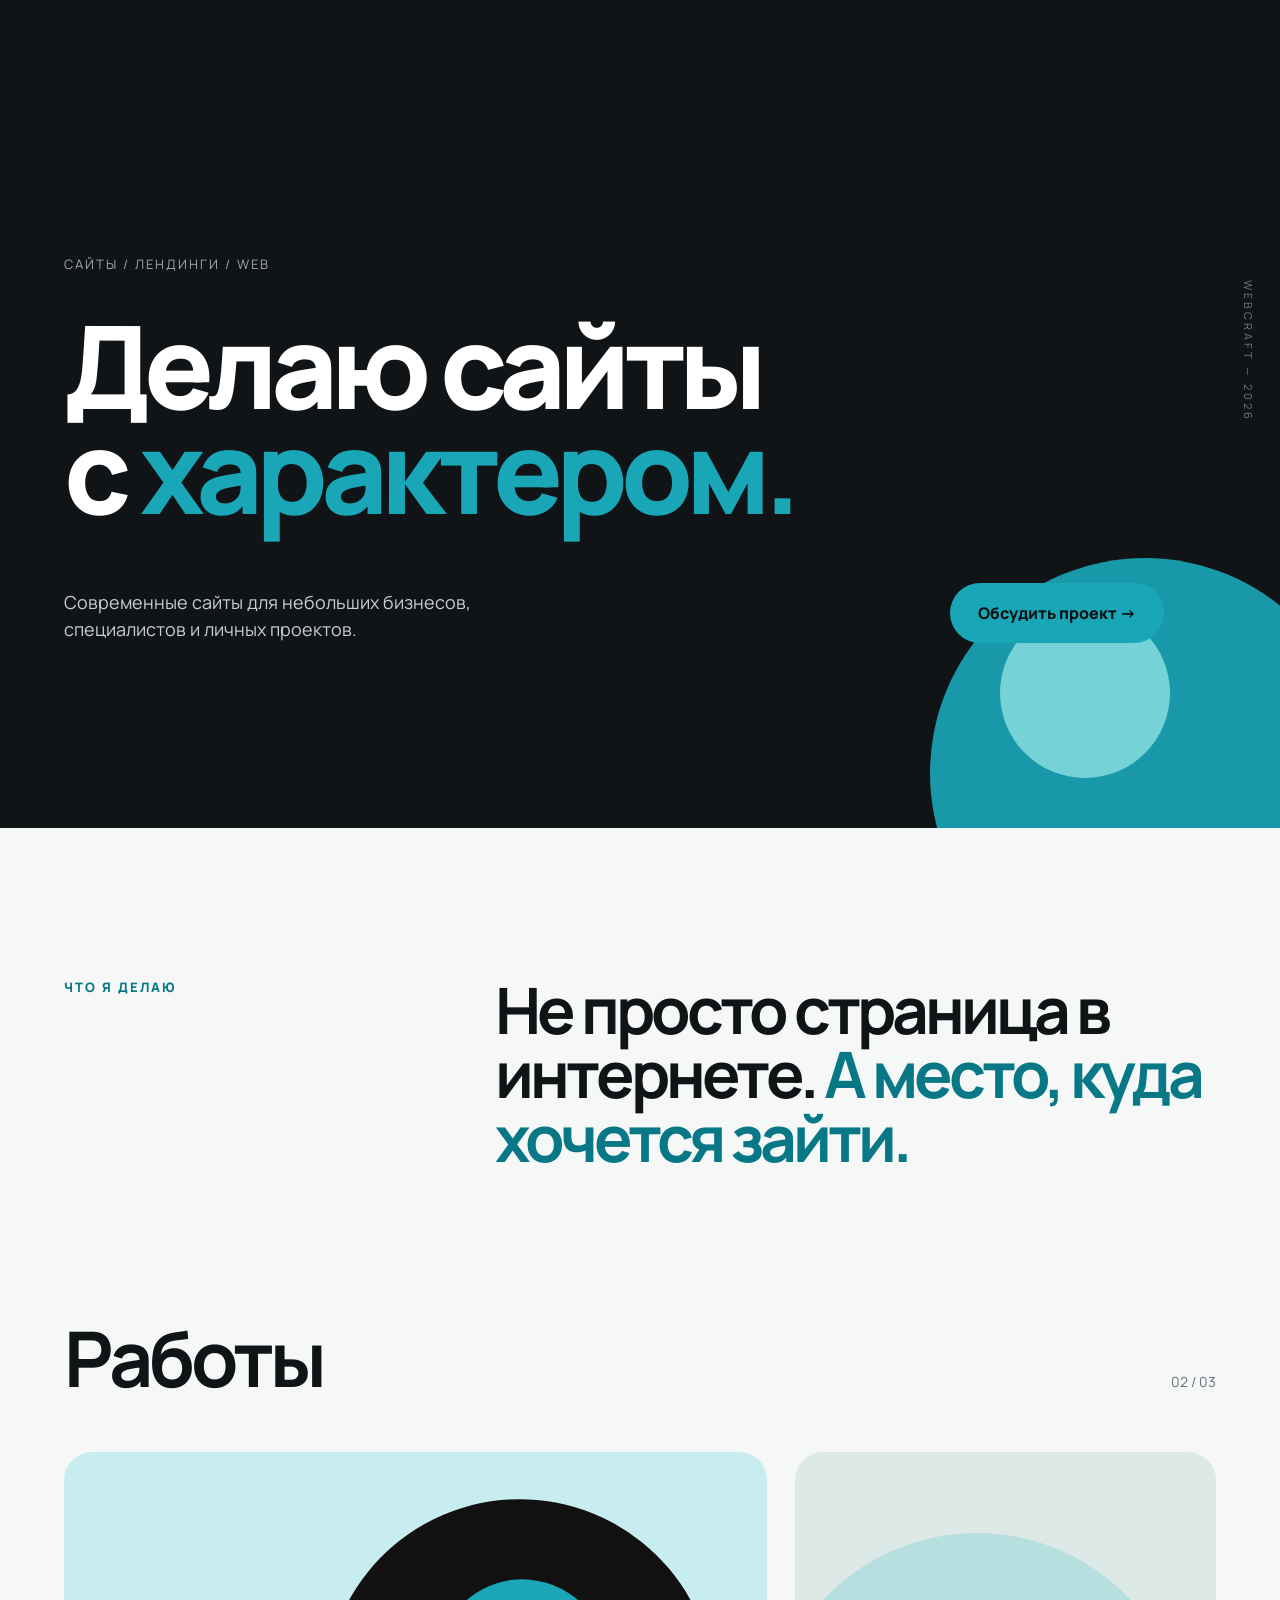
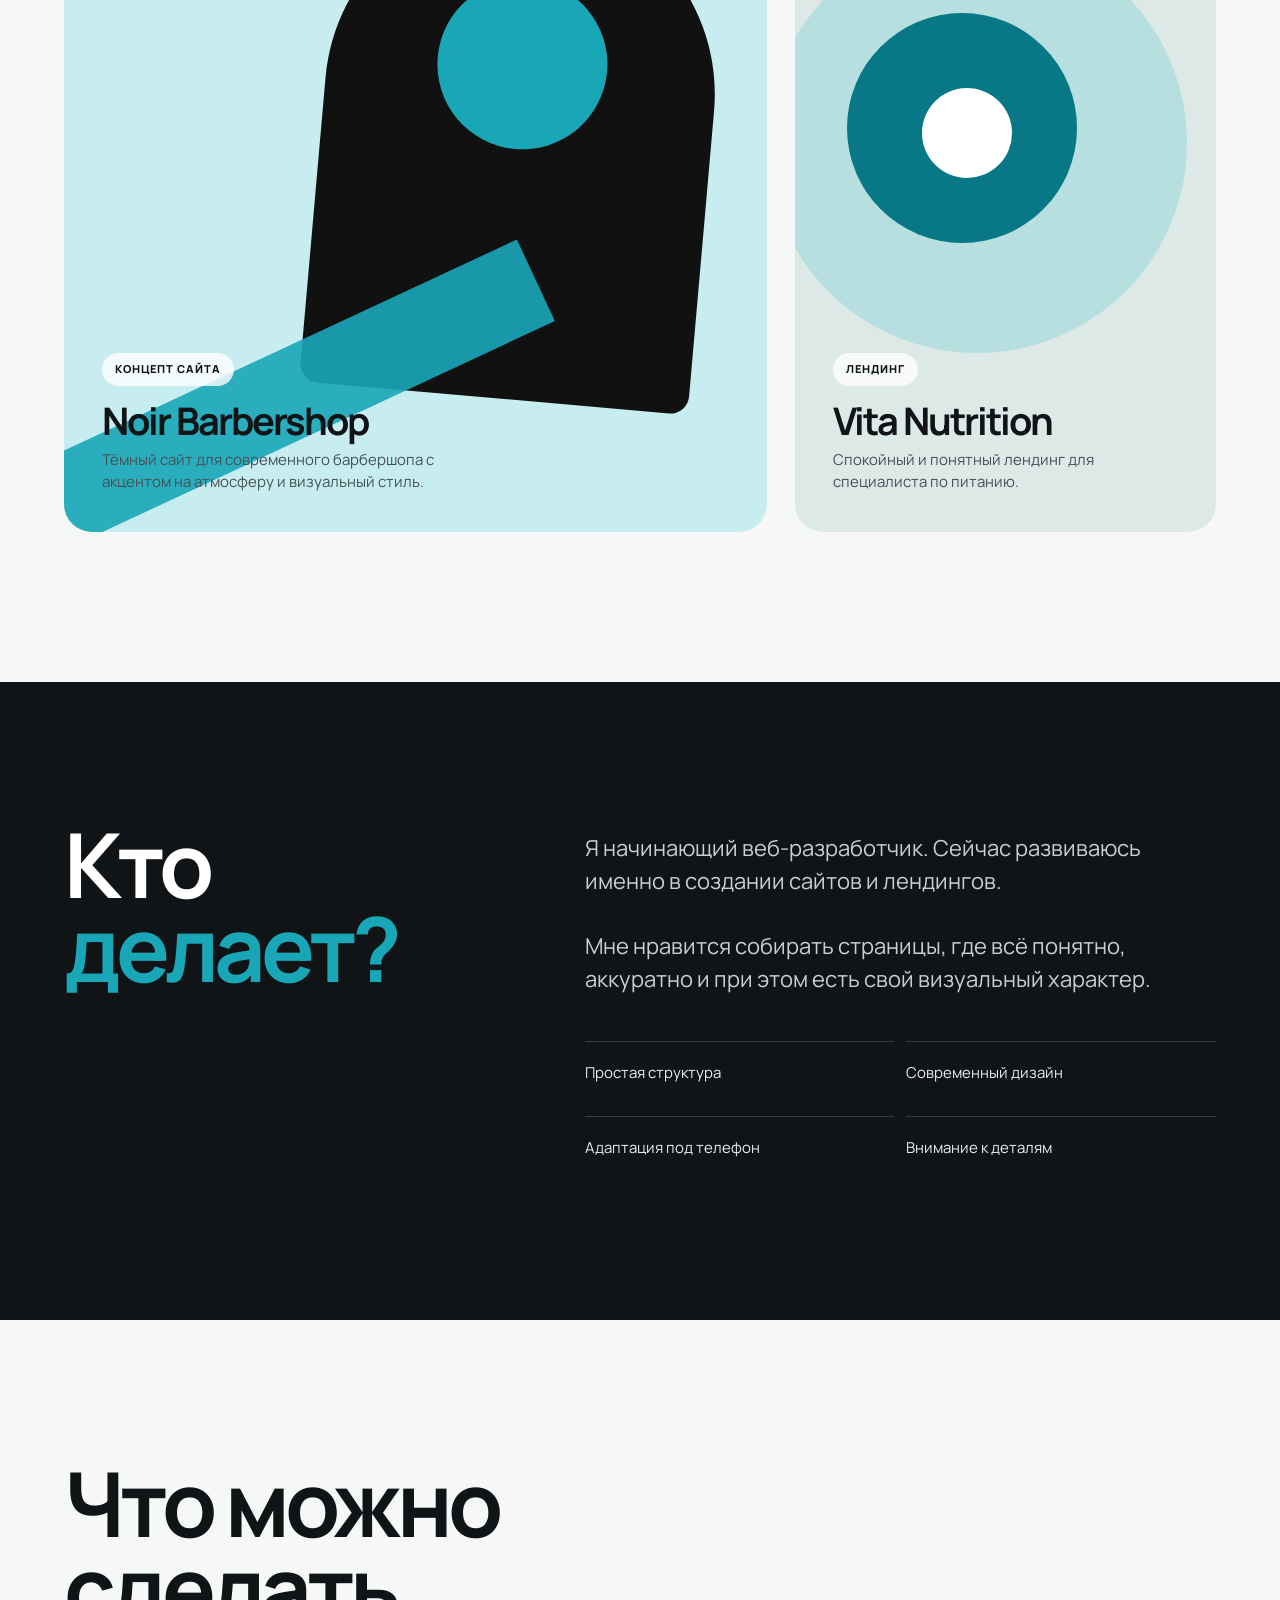
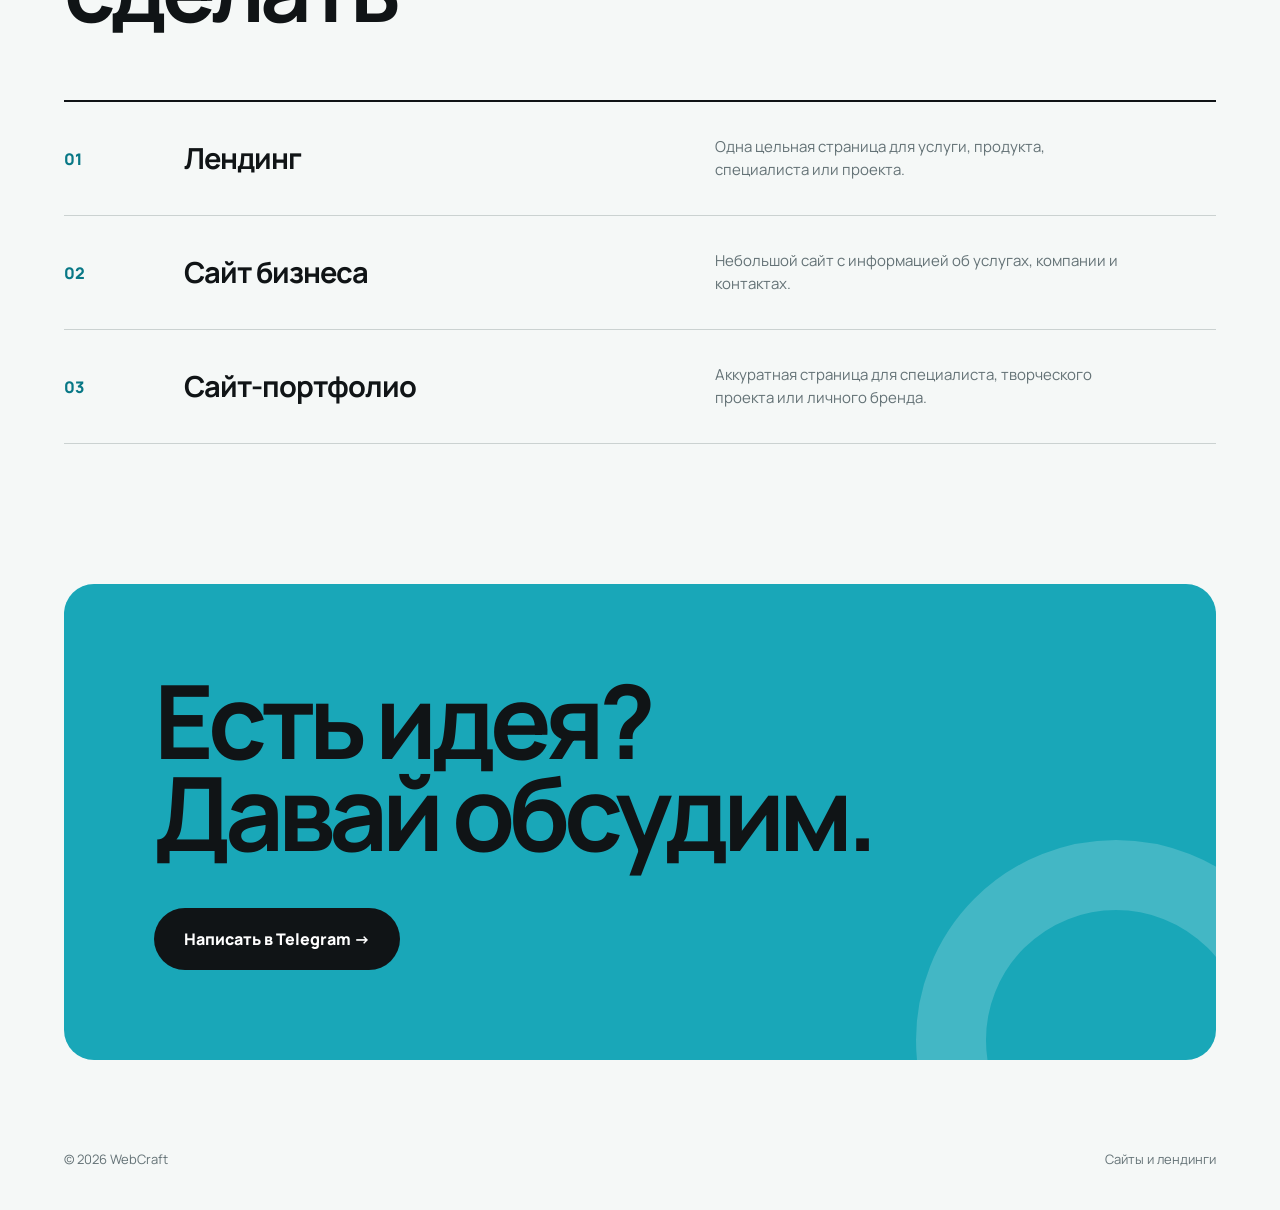
<file: index.html>
<!DOCTYPE html>
<html lang="ru">
<head>
  <meta charset="UTF-8">
  <meta name="viewport" content="width=device-width, initial-scale=1.0">

  <title>WebCraft — сайты и лендинги</title>
  <meta name="description" content="Создаю современные сайты и лендинги для небольших бизнесов, специалистов и личных проектов.">

  <style>
    @import url('https://fonts.googleapis.com/css2?family=Manrope:wght@400;500;600;700;800&display=swap');

    :root {
      --blue: #19a7b8;
      --blue-dark: #087886;
      --black: #101416;
      --white: #f5f8f7;
      --soft: #e8f0ef;
      --gray: #647276;
    }

    * {
      box-sizing: border-box;
      margin: 0;
      padding: 0;
    }

    html {
      scroll-behavior: smooth;
    }

    body {
      font-family: "Manrope", sans-serif;
      background: var(--white);
      color: var(--black);
      line-height: 1.5;
    }

    a {
      color: inherit;
      text-decoration: none;
    }

    /* HEADER */

    header {
      position: absolute;
      top: 0;
      left: 0;
      width: 100%;
      z-index: 10;
      padding: 28px 5vw;
      display: flex;
      align-items: center;
      justify-content: space-between;
    }

    .logo {
      font-size: 21px;
      font-weight: 800;
      letter-spacing: -1px;
    }

    nav {
      display: flex;
      gap: 34px;
      font-size: 14px;
      font-weight: 600;
    }

    nav a {
      transition: opacity .2s;
    }

    nav a:hover {
      opacity: .55;
    }

    /* HERO */

    .hero {
      min-height: 92vh;
      padding: 150px 5vw 80px;
      position: relative;
      overflow: hidden;
      display: flex;
      align-items: center;
      background: var(--black);
      color: white;
    }

    .hero-inner {
      width: 100%;
      max-width: 1400px;
      margin: 0 auto;
      position: relative;
      z-index: 2;
    }

    .hero-top {
      font-size: 13px;
      color: #9ca9ab;
      margin-bottom: 38px;
      text-transform: uppercase;
      letter-spacing: 2px;
    }

    .hero h1 {
      font-size: clamp(58px, 9vw, 145px);
      line-height: .91;
      letter-spacing: -7px;
      max-width: 1100px;
      font-weight: 800;
    }

    .hero h1 span {
      color: var(--blue);
    }

    .hero-bottom {
      margin-top: 60px;
      display: flex;
      align-items: flex-end;
      justify-content: space-between;
      gap: 40px;
      max-width: 1100px;
    }

    .hero-description {
      max-width: 440px;
      font-size: 18px;
      color: #c5ced0;
    }

    .hero-button {
      display: inline-flex;
      align-items: center;
      justify-content: center;
      background: var(--blue);
      color: #071113;
      padding: 18px 28px;
      border-radius: 100px;
      font-weight: 800;
      transition: .25s;
      white-space: nowrap;
    }

    .hero-button:hover {
      background: white;
      transform: translateY(-3px);
    }

    /* DECORATION */

    .orb {
      position: absolute;
      width: 430px;
      height: 430px;
      right: -80px;
      bottom: -160px;
      border-radius: 50%;
      background: var(--blue);
      opacity: .9;
    }

    .orb::after {
      content: "";
      position: absolute;
      width: 170px;
      height: 170px;
      border-radius: 50%;
      background: #80e8ec;
      left: 70px;
      top: 50px;
    }

    .vertical-text {
      position: absolute;
      right: 32px;
      top: 50%;
      transform: rotate(90deg);
      transform-origin: right center;
      font-size: 11px;
      letter-spacing: 3px;
      color: #6d797b;
      text-transform: uppercase;
    }

    /* INTRO */

    .intro {
      padding: 150px 5vw;
      max-width: 1400px;
      margin: auto;
    }

    .intro-grid {
      display: grid;
      grid-template-columns: 1fr 2fr;
      gap: 70px;
    }

    .small-title {
      font-size: 13px;
      text-transform: uppercase;
      letter-spacing: 2px;
      color: var(--blue-dark);
      font-weight: 800;
    }

    .intro h2 {
      font-size: clamp(40px, 5vw, 76px);
      line-height: 1;
      letter-spacing: -4px;
      max-width: 900px;
    }

    .intro h2 span {
      color: var(--blue-dark);
    }

    /* PROJECTS */

    .projects {
      padding: 0 5vw 150px;
      max-width: 1400px;
      margin: auto;
    }

    .section-head {
      display: flex;
      justify-content: space-between;
      align-items: baseline;
      margin-bottom: 55px;
    }

    .section-head h2 {
      font-size: clamp(42px, 6vw, 82px);
      letter-spacing: -4px;
      line-height: 1;
    }

    .section-number {
      font-size: 14px;
      color: var(--gray);
    }

    .project-list {
      display: grid;
      grid-template-columns: 1.25fr .75fr;
      gap: 28px;
    }

    .project {
      min-height: 540px;
      border-radius: 28px;
      overflow: hidden;
      position: relative;
      display: flex;
      flex-direction: column;
      justify-content: flex-end;
      padding: 38px;
      background: var(--soft);
    }

    .project:first-child {
      min-height: 680px;
      background: #c8edf0;
    }

    .project:nth-child(2) {
      background: #dce9e7;
    }

    .project-image {
      position: absolute;
      inset: 0;
      overflow: hidden;
    }

    /* BARBERSHOP VISUAL */

    .barber-shape {
      position: absolute;
      width: 390px;
      height: 500px;
      right: 8%;
      top: 7%;
      background: #111;
      border-radius: 210px 210px 20px 20px;
      transform: rotate(5deg);
    }

    .barber-shape::before {
      content: "";
      position: absolute;
      width: 170px;
      height: 170px;
      border-radius: 50%;
      background: var(--blue);
      left: 50%;
      top: 80px;
      transform: translateX(-50%);
    }

    .barber-line {
      position: absolute;
      width: 600px;
      height: 90px;
      background: var(--blue);
      transform: rotate(-25deg);
      left: -100px;
      bottom: 80px;
      opacity: .9;
    }

    /* NUTRITION VISUAL */

    .nutrition-circle {
      position: absolute;
      width: 420px;
      height: 420px;
      border-radius: 50%;
      background: #b7dfe0;
      right: 7%;
      top: 12%;
    }

    .nutrition-circle::before {
      content: "";
      position: absolute;
      width: 230px;
      height: 230px;
      border-radius: 50%;
      background: var(--blue-dark);
      left: 80px;
      top: 80px;
    }

    .nutrition-circle::after {
      content: "";
      position: absolute;
      width: 90px;
      height: 90px;
      border-radius: 50%;
      background: white;
      left: 155px;
      top: 155px;
    }

    .project-content {
      position: relative;
      z-index: 2;
    }

    .project-tag {
      display: inline-block;
      padding: 8px 13px;
      background: rgba(255,255,255,.8);
      border-radius: 100px;
      font-size: 11px;
      font-weight: 800;
      text-transform: uppercase;
      letter-spacing: 1px;
      margin-bottom: 15px;
    }

    .project h3 {
      font-size: 38px;
      line-height: 1;
      letter-spacing: -2px;
      margin-bottom: 10px;
    }

    .project p {
      font-size: 15px;
      max-width: 390px;
      color: #455255;
    }

    /* ABOUT */

    .about {
      background: var(--black);
      color: white;
      padding: 140px 5vw;
    }

    .about-inner {
      max-width: 1400px;
      margin: auto;
    }

    .about-grid {
      display: grid;
      grid-template-columns: 1fr 1.5fr;
      gap: 100px;
    }

    .about h2 {
      font-size: clamp(48px, 7vw, 95px);
      line-height: .94;
      letter-spacing: -5px;
    }

    .about h2 span {
      color: var(--blue);
    }

    .about-text {
      padding-top: 10px;
      max-width: 650px;
    }

    .about-text p {
      font-size: 22px;
      color: #c8d0d1;
      margin-bottom: 32px;
    }

    .about-list {
      display: grid;
      grid-template-columns: 1fr 1fr;
      gap: 12px;
      margin-top: 45px;
    }

    .about-item {
      padding: 20px 0;
      border-top: 1px solid #333b3d;
      color: #e7eded;
      font-size: 15px;
    }

    /* SERVICES */

    .services {
      padding: 140px 5vw;
      max-width: 1400px;
      margin: auto;
    }

    .services h2 {
      font-size: clamp(48px, 7vw, 95px);
      letter-spacing: -5px;
      line-height: .95;
      margin-bottom: 70px;
    }

    .service-list {
      border-top: 2px solid var(--black);
    }

    .service {
      display: grid;
      grid-template-columns: 90px 1fr 1fr;
      gap: 30px;
      align-items: center;
      padding: 34px 0;
      border-bottom: 1px solid #cbd2d1;
    }

    .service-number {
      color: var(--blue-dark);
      font-weight: 800;
    }

    .service h3 {
      font-size: 29px;
      letter-spacing: -1px;
    }

    .service p {
      color: var(--gray);
      font-size: 15px;
      max-width: 420px;
    }

    /* CONTACT */

    .contact {
      margin: 0 5vw 60px;
      border-radius: 30px;
      background: var(--blue);
      padding: 90px 7vw;
      position: relative;
      overflow: hidden;
    }

    .contact h2 {
      font-size: clamp(48px, 8vw, 110px);
      line-height: .9;
      letter-spacing: -6px;
      max-width: 900px;
      position: relative;
      z-index: 2;
    }

    .contact-button {
      display: inline-block;
      margin-top: 50px;
      background: var(--black);
      color: white;
      padding: 19px 30px;
      border-radius: 100px;
      font-weight: 800;
      position: relative;
      z-index: 2;
      transition: .25s;
    }

    .contact-button:hover {
      background: white;
      color: var(--black);
      transform: translateY(-3px);
    }

    .contact-circle {
      position: absolute;
      width: 400px;
      height: 400px;
      border-radius: 50%;
      border: 70px solid rgba(255,255,255,.18);
      right: -100px;
      bottom: -180px;
    }

    /* FOOTER */

    footer {
      padding: 30px 5vw 40px;
      display: flex;
      justify-content: space-between;
      color: var(--gray);
      font-size: 13px;
    }

    /* MOBILE */

    @media (max-width: 800px) {

      header {
        padding: 22px 6vw;
      }

      nav {
        display: none;
      }

      .hero {
        min-height: 800px;
        padding: 130px 6vw 60px;
      }

      .hero h1 {
        font-size: clamp(58px, 16vw, 100px);
        letter-spacing: -5px;
      }

      .hero-bottom {
        display: block;
        margin-top: 45px;
      }

      .hero-description {
        font-size: 16px;
        margin-bottom: 28px;
      }

      .orb {
        width: 300px;
        height: 300px;
        right: -130px;
        bottom: -80px;
      }

      .vertical-text {
        display: none;
      }

      .intro {
        padding: 100px 6vw;
      }

      .intro-grid {
        grid-template-columns: 1fr;
        gap: 30px;
      }

      .intro h2 {
        letter-spacing: -2px;
      }

      .projects {
        padding: 0 6vw 100px;
      }

      .section-head {
        margin-bottom: 30px;
      }

      .section-head h2 {
        letter-spacing: -3px;
      }

      .project-list {
        grid-template-columns: 1fr;
      }

      .project,
      .project:first-child {
        min-height: 480px;
        padding: 25px;
        border-radius: 22px;
      }

      .barber-shape {
        width: 260px;
        height: 350px;
        right: -20px;
      }

      .nutrition-circle {
        width: 300px;
        height: 300px;
        right: -40px;
      }

      .nutrition-circle::before {
        width: 170px;
        height: 170px;
        left: 65px;
        top: 65px;
      }

      .nutrition-circle::after {
        width: 70px;
        height: 70px;
        left: 115px;
        top: 115px;
      }

      .project h3 {
        font-size: 31px;
      }

      .about {
        padding: 100px 6vw;
      }

      .about-grid {
        grid-template-columns: 1fr;
        gap: 50px;
      }

      .about h2 {
        letter-spacing: -3px;
      }

      .about-text p {
        font-size: 18px;
      }

      .about-list {
        grid-template-columns: 1fr;
      }

      .services {
        padding: 100px 6vw;
      }

      .services h2 {
        letter-spacing: -3px;
        margin-bottom: 50px;
      }

      .service {
        grid-template-columns: 45px 1fr;
        gap: 15px;
        padding: 25px 0;
      }

      .service p {
        grid-column: 2;
      }

      .service h3 {
        font-size: 23px;
      }

      .contact {
        margin: 0 6vw 30px;
        padding: 70px 30px;
        border-radius: 22px;
      }

      .contact h2 {
        letter-spacing: -4px;
      }

      .contact-circle {
        width: 250px;
        height: 250px;
        border-width: 45px;
        right: -100px;
        bottom: -120px;
      }

      footer {
        padding: 20px 6vw 30px;
        display: block;
      }

      footer div:last-child {
        margin-top: 8px;
      }
    }
  </style>
</head>

<body>

<header>
  <a href="#" class="logo">WebCraft.</a>

  <nav>
    <a href="#projects">Работы</a>
    <a href="#about">Обо мне</a>
    <a href="#services">Услуги</a>
    <a href="#contact">Контакт</a>
  </nav>
</header>


<!-- HERO -->

<section class="hero">

  <div class="hero-inner">

    <div class="hero-top">
      сайты / лендинги / web
    </div>

    <h1>
      Делаю сайты<br>
      с <span>характером.</span>
    </h1>

    <div class="hero-bottom">

      <p class="hero-description">
        Современные сайты для небольших бизнесов,
        специалистов и личных проектов.
      </p>

      <a href="#contact" class="hero-button">
        Обсудить проект →
      </a>

    </div>

  </div>

  <div class="orb"></div>

  <div class="vertical-text">
    webcraft — 2026
  </div>

</section>


<!-- INTRO -->

<section class="intro">

  <div class="intro-grid">

    <div class="small-title">
      Что я делаю
    </div>

    <h2>
      Не просто страница в интернете.
      <span>А место, куда хочется зайти.</span>
    </h2>

  </div>

</section>


<!-- PROJECTS -->

<section class="projects" id="projects">

  <div class="section-head">

    <h2>Работы</h2>

    <div class="section-number">
      02 / 03
    </div>

  </div>


  <div class="project-list">


    <!-- PROJECT 1 -->

    <a href="projects/barbershop.html" class="project">

      <div class="project-image">

        <div class="barber-shape"></div>
        <div class="barber-line"></div>

      </div>

      <div class="project-content">

        <div class="project-tag">
          Концепт сайта
        </div>

        <h3>
          Noir Barbershop
        </h3>

        <p>
          Тёмный сайт для современного барбершопа
          с акцентом на атмосферу и визуальный стиль.
        </p>

      </div>

    </a>


    <!-- PROJECT 2 -->

    <a href="projects/nutrition.html" class="project">

      <div class="project-image">

        <div class="nutrition-circle"></div>

      </div>

      <div class="project-content">

        <div class="project-tag">
          Лендинг
        </div>

        <h3>
          Vita Nutrition
        </h3>

        <p>
          Спокойный и понятный лендинг
          для специалиста по питанию.
        </p>

      </div>

    </a>

  </div>

</section>


<!-- ABOUT -->

<section class="about" id="about">

  <div class="about-inner">

    <div class="about-grid">

      <h2>
        Кто<br>
        <span>делает?</span>
      </h2>

      <div class="about-text">

        <p>
          Я начинающий веб-разработчик.
          Сейчас развиваюсь именно в создании
          сайтов и лендингов.
        </p>

        <p>
          Мне нравится собирать страницы,
          где всё понятно, аккуратно
          и при этом есть свой визуальный характер.
        </p>

        <div class="about-list">

          <div class="about-item">
            Простая структура
          </div>

          <div class="about-item">
            Современный дизайн
          </div>

          <div class="about-item">
            Адаптация под телефон
          </div>

          <div class="about-item">
            Внимание к деталям
          </div>

        </div>

      </div>

    </div>

  </div>

</section>


<!-- SERVICES -->

<section class="services" id="services">

  <h2>
    Что можно<br>
    сделать
  </h2>

  <div class="service-list">

    <div class="service">

      <div class="service-number">
        01
      </div>

      <h3>
        Лендинг
      </h3>

      <p>
        Одна цельная страница для услуги,
        продукта, специалиста или проекта.
      </p>

    </div>


    <div class="service">

      <div class="service-number">
        02
      </div>

      <h3>
        Сайт бизнеса
      </h3>

      <p>
        Небольшой сайт с информацией
        об услугах, компании и контактах.
      </p>

    </div>


    <div class="service">

      <div class="service-number">
        03
      </div>

      <h3>
        Сайт-портфолио
      </h3>

      <p>
        Аккуратная страница для специалиста,
        творческого проекта или личного бренда.
      </p>

    </div>

  </div>

</section>


<!-- CONTACT -->

<section class="contact" id="contact">

  <h2>
    Есть идея?<br>
    Давай обсудим.
  </h2>

  <a
    href="https://t.me/USERNAME"
    class="contact-button"
    target="_blank"
  >
    Написать в Telegram →
  </a>

  <div class="contact-circle"></div>

</section>


<!-- FOOTER -->

<footer>

  <div>
    © 2026 WebCraft
  </div>

  <div>
    Сайты и лендинги
  </div>

</footer>

</body>
</html>
</file>
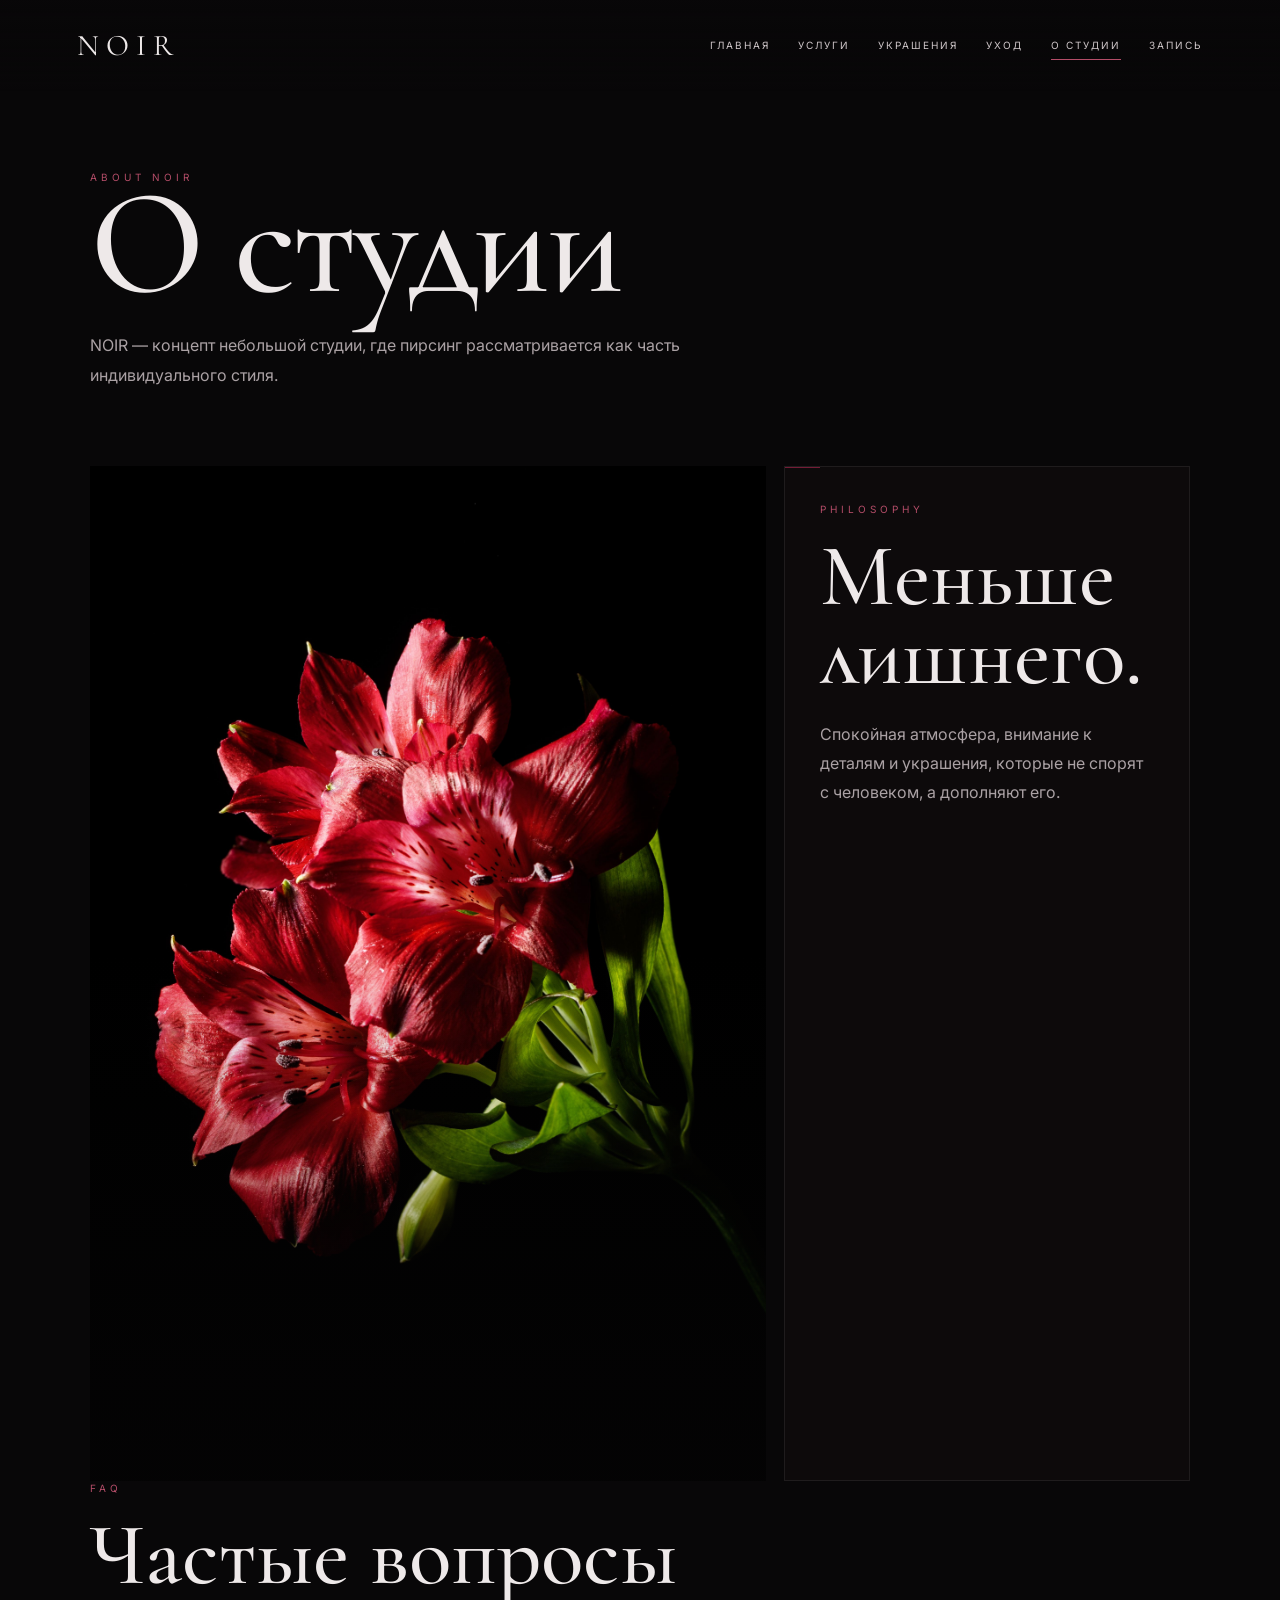
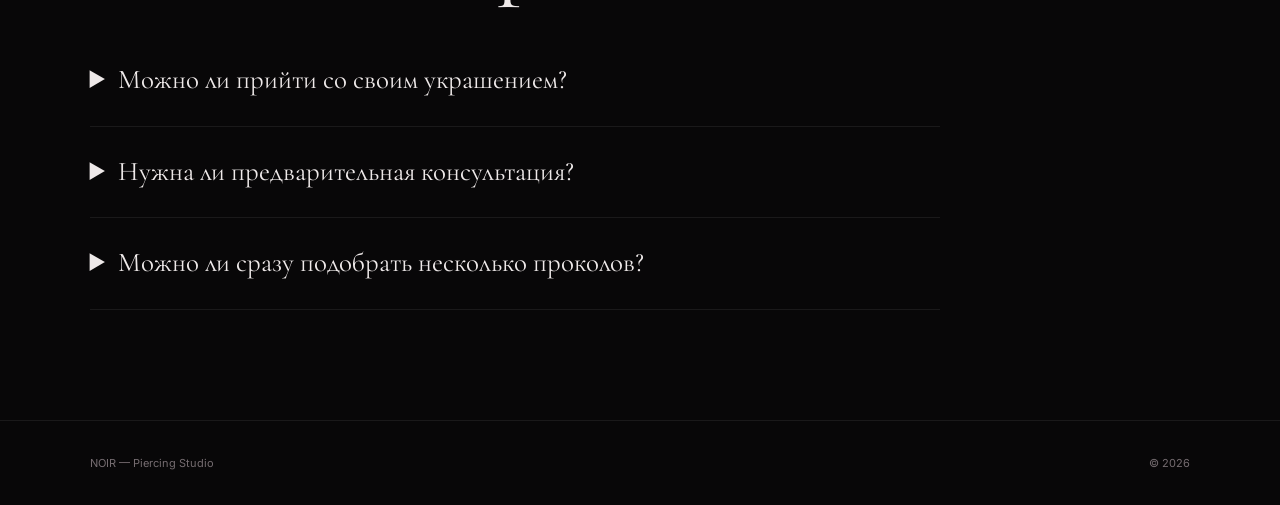
<file: projects/about.html>
<!DOCTYPE html>
<html lang="ru">
<head>
<meta charset="UTF-8">
<meta name="viewport" content="width=device-width,initial-scale=1.0">

<title>О студии — NOIR</title>

<link rel="stylesheet" href="style.css">
</head>

<body>

<header>
    <a class="logo" href="piercing.html">NOIR</a>

    <nav>
        <a href="piercing.html">Главная</a>
        <a href="services.html">Услуги</a>
        <a href="jewelry.html">Украшения</a>
        <a href="care.html">Уход</a>
        <a class="active" href="about.html">О студии</a>
        <a href="booking.html">Запись</a>
    </nav>

    <div class="menu">☰</div>
</header>

<main class="page">

    <div class="page-head reveal">

        <div class="label">About NOIR</div>

        <h1>О студии</h1>

        <p>
            NOIR — концепт небольшой студии,
            где пирсинг рассматривается как часть
            индивидуального стиля.
        </p>

    </div>

    <div class="photo-grid reveal">

        <div class="photo">
            <img
                src="images/pexels-shliftik-7367926.jpg"
                alt="Атмосфера студии"
            >
        </div>

        <div class="card">

            <div class="label">Philosophy</div>

            <h2 style="margin-top:20px">
                Меньше<br>
                лишнего.
            </h2>

            <p style="margin-top:25px">
                Спокойная атмосфера, внимание к деталям
                и украшения, которые не спорят с человеком,
                а дополняют его.
            </p>

        </div>

    </div>

    <section style="padding-left:0;padding-right:0" class="reveal">

        <div class="faq">

            <div class="label">FAQ</div>

            <h2 style="margin:20px 0 40px">
                Частые вопросы
            </h2>

            <details>
                <summary>Можно ли прийти со своим украшением?</summary>
                <p>
                    Это зависит от материала, состояния
                    и возможности безопасного использования.
                </p>
            </details>

            <details>
                <summary>Нужна ли предварительная консультация?</summary>
                <p>
                    Для некоторых проколов консультация
                    помогает определить подходящую зону
                    и украшение.
                </p>
            </details>

            <details>
                <summary>Можно ли сразу подобрать несколько проколов?</summary>
                <p>
                    Да, но количество и сочетание проколов
                    зависит от конкретной ситуации.
                </p>
            </details>

        </div>

    </section>

</main>

<footer>
    <span>NOIR — Piercing Studio</span>
    <span>© 2026</span>
</footer>

<script src="script.js"></script>

</body>
</html>
</file>
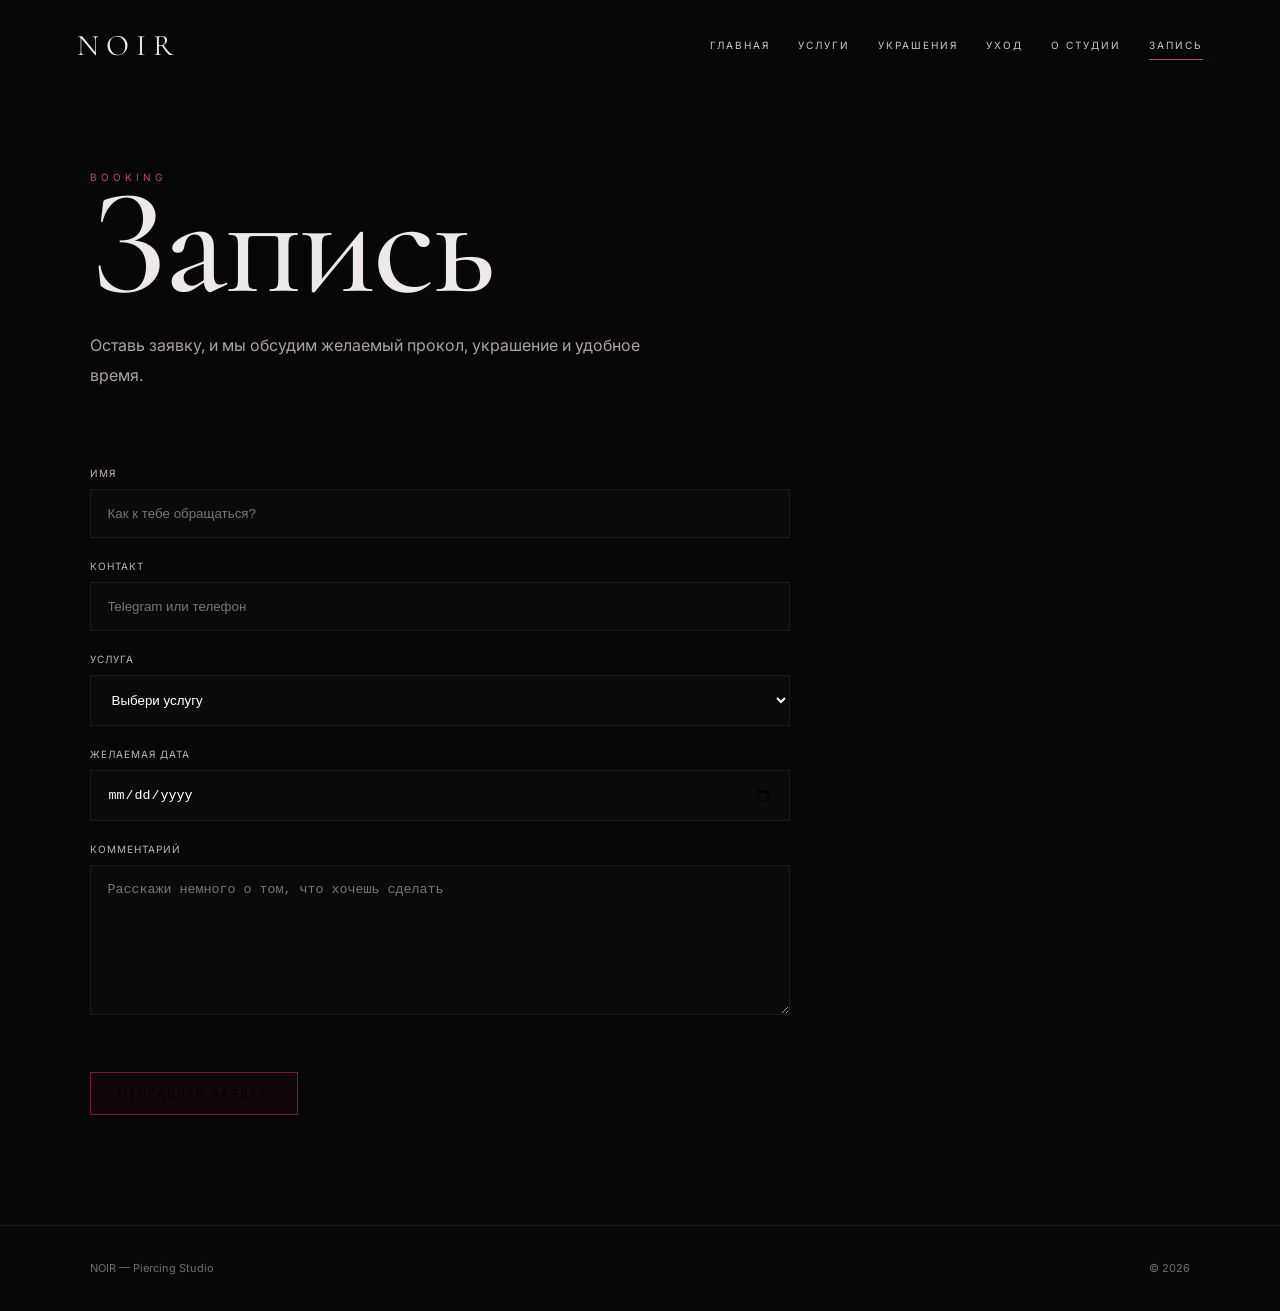
<file: projects/booking.html>
<!DOCTYPE html>
<html lang="ru">
<head>
<meta charset="UTF-8">
<meta name="viewport" content="width=device-width,initial-scale=1.0">

<title>Запись — NOIR</title>

<link rel="stylesheet" href="style.css">
</head>

<body>

<header>
    <a class="logo" href="piercing.html">NOIR</a>

    <nav>
        <a href="piercing.html">Главная</a>
        <a href="services.html">Услуги</a>
        <a href="jewelry.html">Украшения</a>
        <a href="care.html">Уход</a>
        <a href="about.html">О студии</a>
        <a class="active" href="booking.html">Запись</a>
    </nav>

    <div class="menu">☰</div>
</header>

<main class="page">

    <div class="page-head reveal">

        <div class="label">Booking</div>

        <h1>Запись</h1>

        <p>
            Оставь заявку, и мы обсудим желаемый прокол,
            украшение и удобное время.
        </p>

    </div>

    <form class="form reveal" id="booking-form">

        <div class="field">

            <label>ИМЯ</label>

            <input
                type="text"
                placeholder="Как к тебе обращаться?"
                required
            >

        </div>

        <div class="field">

            <label>КОНТАКТ</label>

            <input
                type="text"
                placeholder="Telegram или телефон"
                required
            >

        </div>

        <div class="field">

            <label>УСЛУГА</label>

            <select required>

                <option value="">
                    Выбери услугу
                </option>

                <option>
                    Мочка
                </option>

                <option>
                    Helix
                </option>

                <option>
                    Conch
                </option>

                <option>
                    Tragus
                </option>

                <option>
                    Нос
                </option>

                <option>
                    Другое
                </option>

            </select>

        </div>

        <div class="field">

            <label>ЖЕЛАЕМАЯ ДАТА</label>

            <input type="date">

        </div>

        <div class="field">

            <label>КОММЕНТАРИЙ</label>

            <textarea
                placeholder="Расскажи немного о том, что хочешь сделать"
            ></textarea>

        </div>

        <button
            class="button"
            type="submit"
        >
            Отправить заявку
        </button>

        <div
            class="notice"
            id="form-message"
            style="display:none"
        ></div>

    </form>

</main>

<footer>
    <span>NOIR — Piercing Studio</span>
    <span>© 2026</span>
</footer>

<script src="script.js"></script>

</body>
</html>
</file>
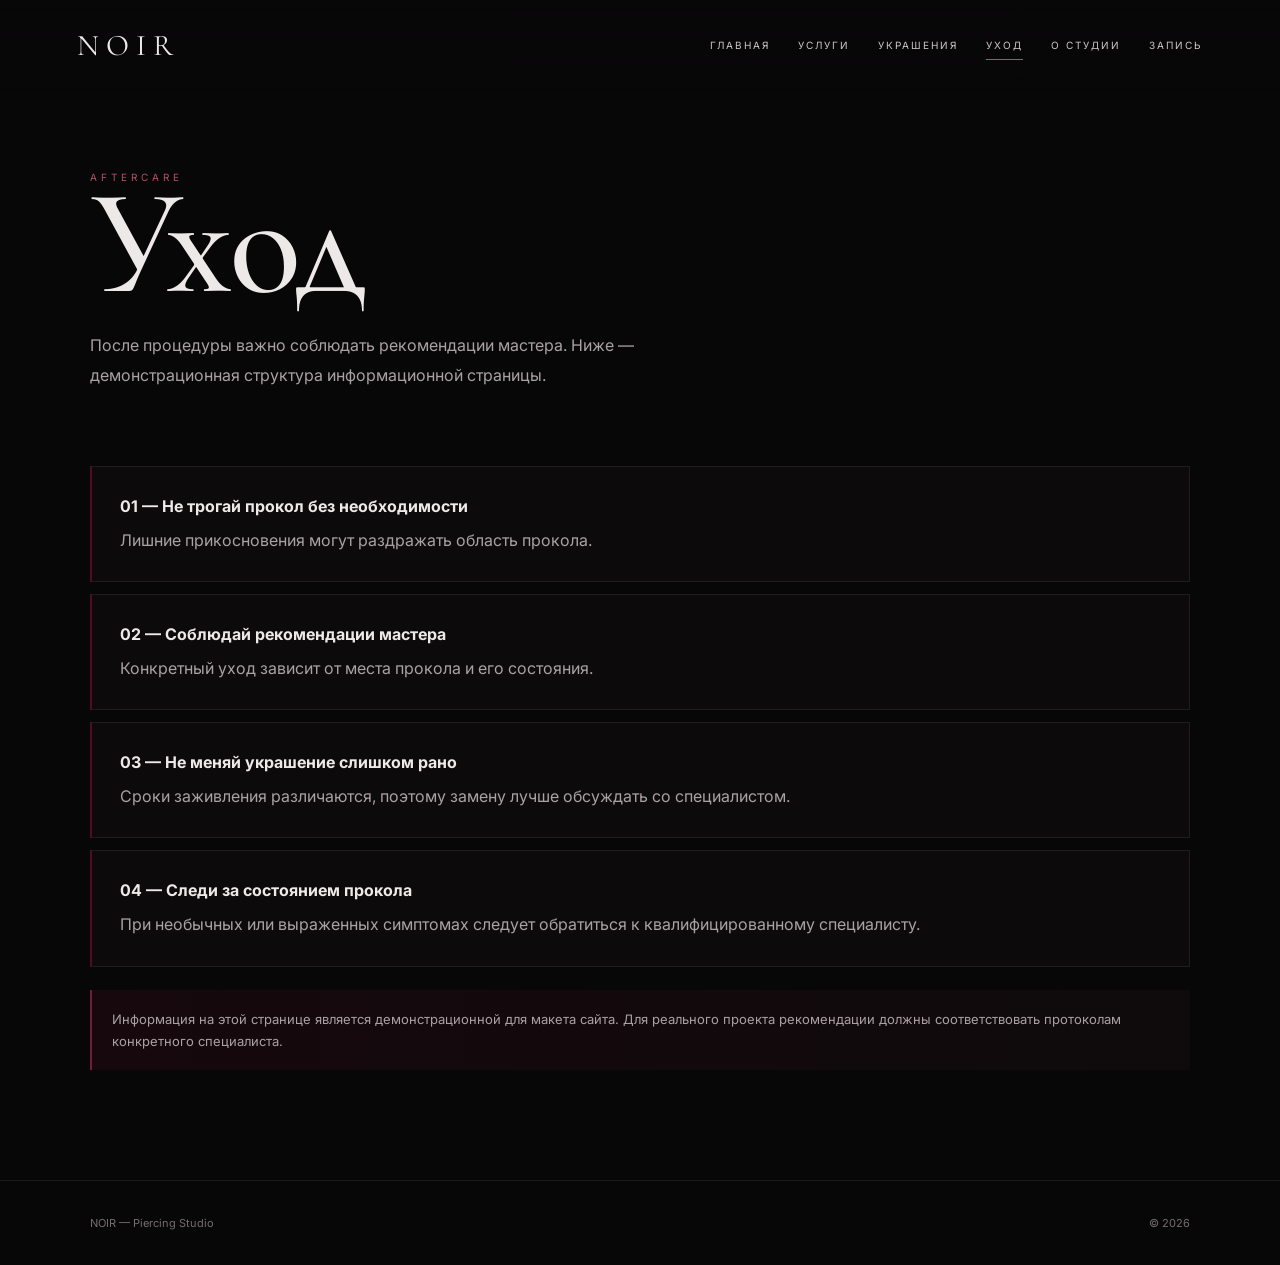
<file: projects/care.html>
<!DOCTYPE html>
<html lang="ru">
<head>
<meta charset="UTF-8">
<meta name="viewport" content="width=device-width,initial-scale=1.0">

<title>Уход — NOIR</title>

<link rel="stylesheet" href="style.css">
</head>

<body>

<header>
    <a class="logo" href="piercing.html">NOIR</a>

    <nav>
        <a href="piercing.html">Главная</a>
        <a href="services.html">Услуги</a>
        <a href="jewelry.html">Украшения</a>
        <a class="active" href="care.html">Уход</a>
        <a href="about.html">О студии</a>
        <a href="booking.html">Запись</a>
    </nav>

    <div class="menu">☰</div>
</header>

<main class="page">

    <div class="page-head reveal">

        <div class="label">Aftercare</div>

        <h1>Уход</h1>

        <p>
            После процедуры важно соблюдать рекомендации
            мастера. Ниже — демонстрационная структура
            информационной страницы.
        </p>

    </div>

    <div class="steps reveal">

        <div class="step">
            <strong>01 — Не трогай прокол без необходимости</strong>
            <p>
                Лишние прикосновения могут раздражать
                область прокола.
            </p>
        </div>

        <div class="step">
            <strong>02 — Соблюдай рекомендации мастера</strong>
            <p>
                Конкретный уход зависит от места прокола
                и его состояния.
            </p>
        </div>

        <div class="step">
            <strong>03 — Не меняй украшение слишком рано</strong>
            <p>
                Сроки заживления различаются,
                поэтому замену лучше обсуждать со специалистом.
            </p>
        </div>

        <div class="step">
            <strong>04 — Следи за состоянием прокола</strong>
            <p>
                При необычных или выраженных симптомах
                следует обратиться к квалифицированному специалисту.
            </p>
        </div>

    </div>

    <div class="notice reveal">
        Информация на этой странице является демонстрационной
        для макета сайта. Для реального проекта рекомендации
        должны соответствовать протоколам конкретного специалиста.
    </div>

</main>

<footer>
    <span>NOIR — Piercing Studio</span>
    <span>© 2026</span>
</footer>

<script src="script.js"></script>

</body>
</html>
</file>
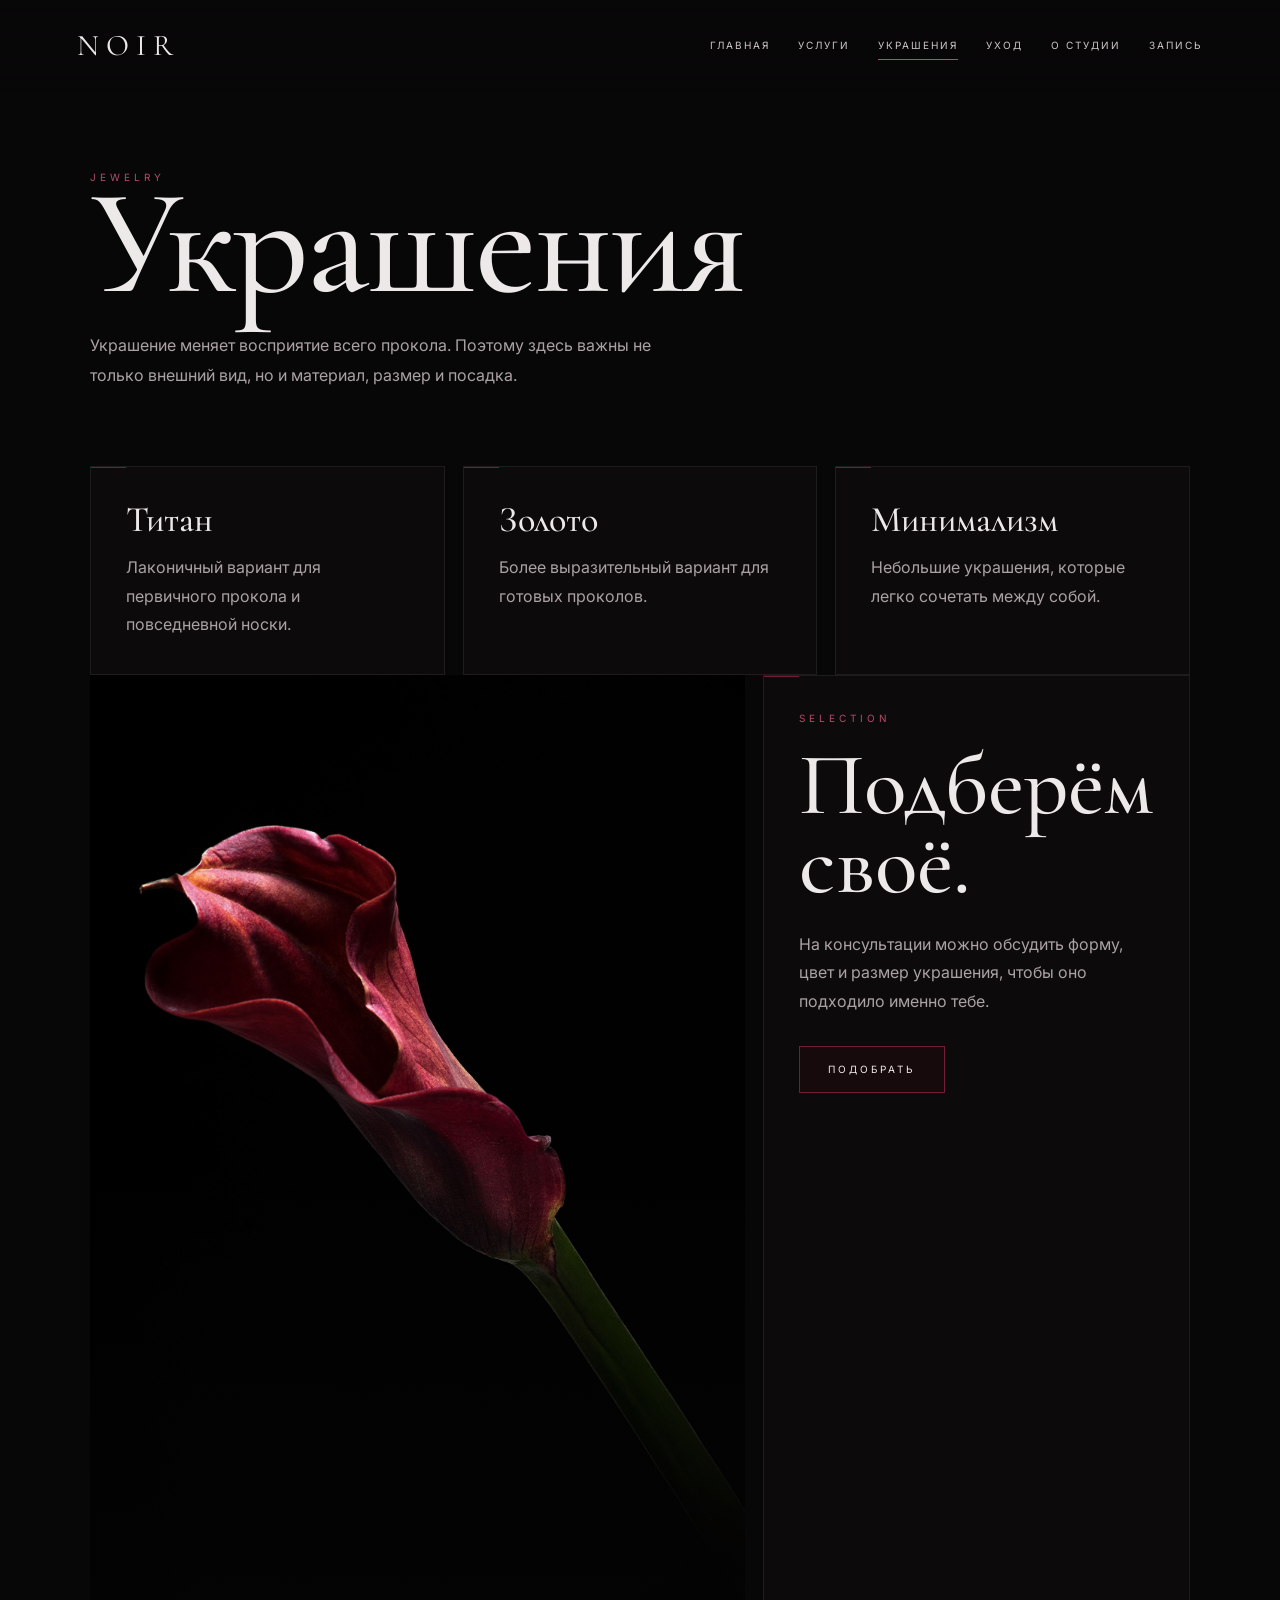
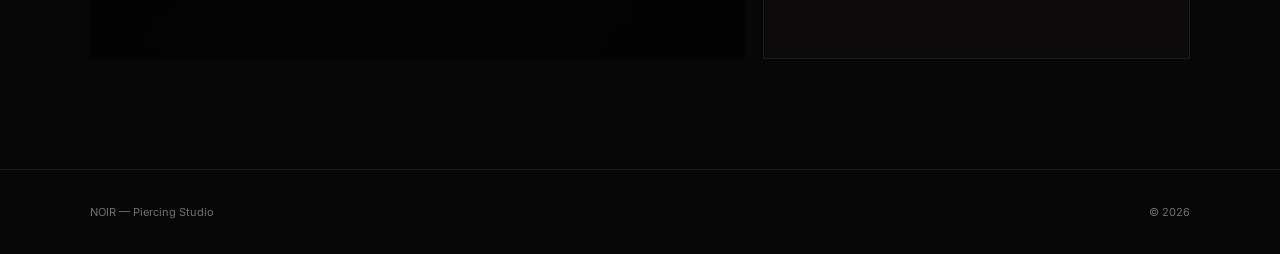
<file: projects/jewelry.html>
<!DOCTYPE html>
<html lang="ru">
<head>
<meta charset="UTF-8">
<meta name="viewport" content="width=device-width,initial-scale=1.0">

<title>Украшения — NOIR</title>

<link rel="stylesheet" href="style.css">
</head>

<body>

<header>
    <a class="logo" href="piercing.html">NOIR</a>

    <nav>
        <a href="piercing.html">Главная</a>
        <a href="services.html">Услуги</a>
        <a class="active" href="jewelry.html">Украшения</a>
        <a href="care.html">Уход</a>
        <a href="about.html">О студии</a>
        <a href="booking.html">Запись</a>
    </nav>

    <div class="menu">☰</div>
</header>

<main class="page">

    <div class="page-head reveal">

        <div class="label">Jewelry</div>

        <h1>Украшения</h1>

        <p>
            Украшение меняет восприятие всего прокола.
            Поэтому здесь важны не только внешний вид,
            но и материал, размер и посадка.
        </p>

    </div>

    <div class="grid reveal">

        <div class="card">
            <h3>Титан</h3>
            <p>
                Лаконичный вариант для первичного
                прокола и повседневной носки.
            </p>
        </div>

        <div class="card">
            <h3>Золото</h3>
            <p>
                Более выразительный вариант
                для готовых проколов.
            </p>
        </div>

        <div class="card">
            <h3>Минимализм</h3>
            <p>
                Небольшие украшения,
                которые легко сочетать между собой.
            </p>
        </div>

    </div>

    <section style="padding-left:0;padding-right:0" class="reveal">

        <div class="photo-grid">

            <div class="photo">
                <img
                    src="images/pexels-shliftik-7367854.jpg"
                    alt="Украшения и атмосфера"
                >
            </div>

            <div class="card">

                <div class="label">Selection</div>

                <h2 style="margin-top:20px">
                    Подберём<br>
                    своё.
                </h2>

                <p style="margin-top:25px">
                    На консультации можно обсудить
                    форму, цвет и размер украшения,
                    чтобы оно подходило именно тебе.
                </p>

                <a class="button" href="booking.html">
                    Подобрать
                </a>

            </div>

        </div>

    </section>

</main>

<footer>
    <span>NOIR — Piercing Studio</span>
    <span>© 2026</span>
</footer>

<script src="script.js"></script>

</body>
</html>
</file>
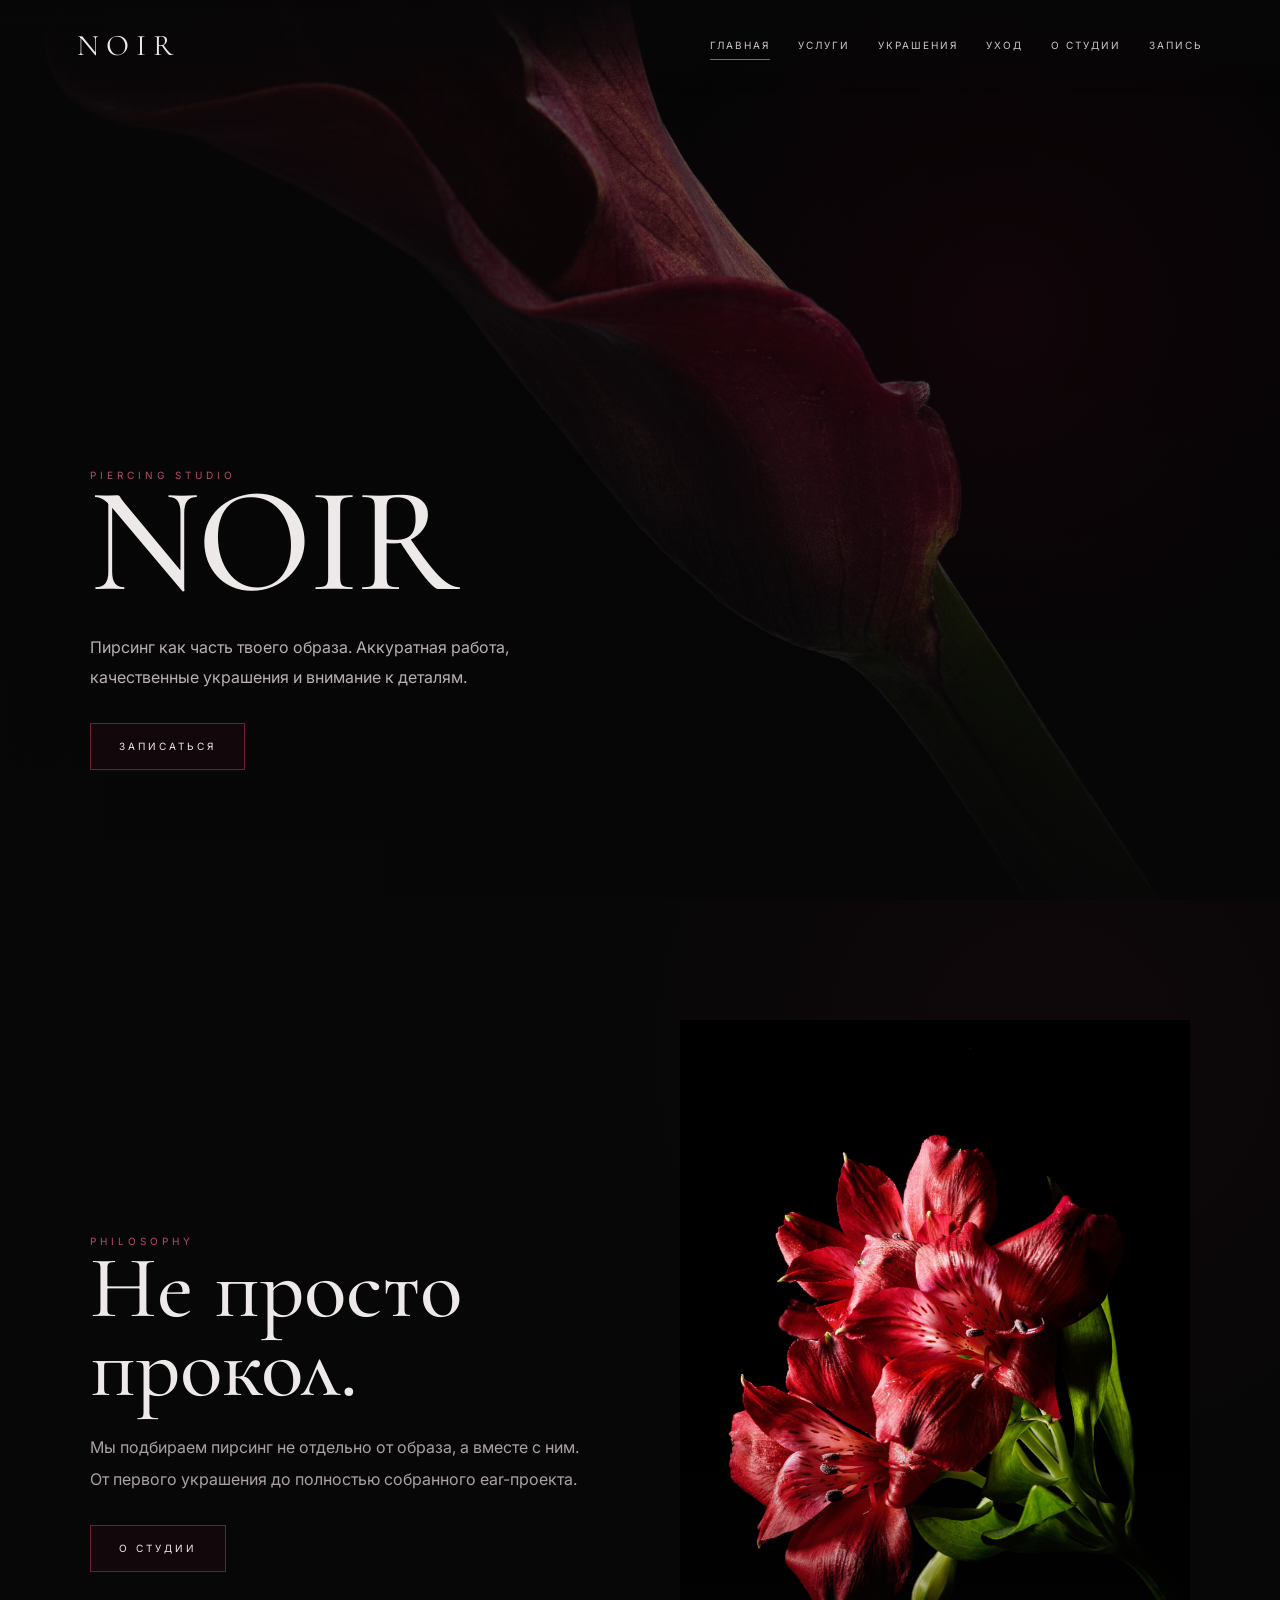
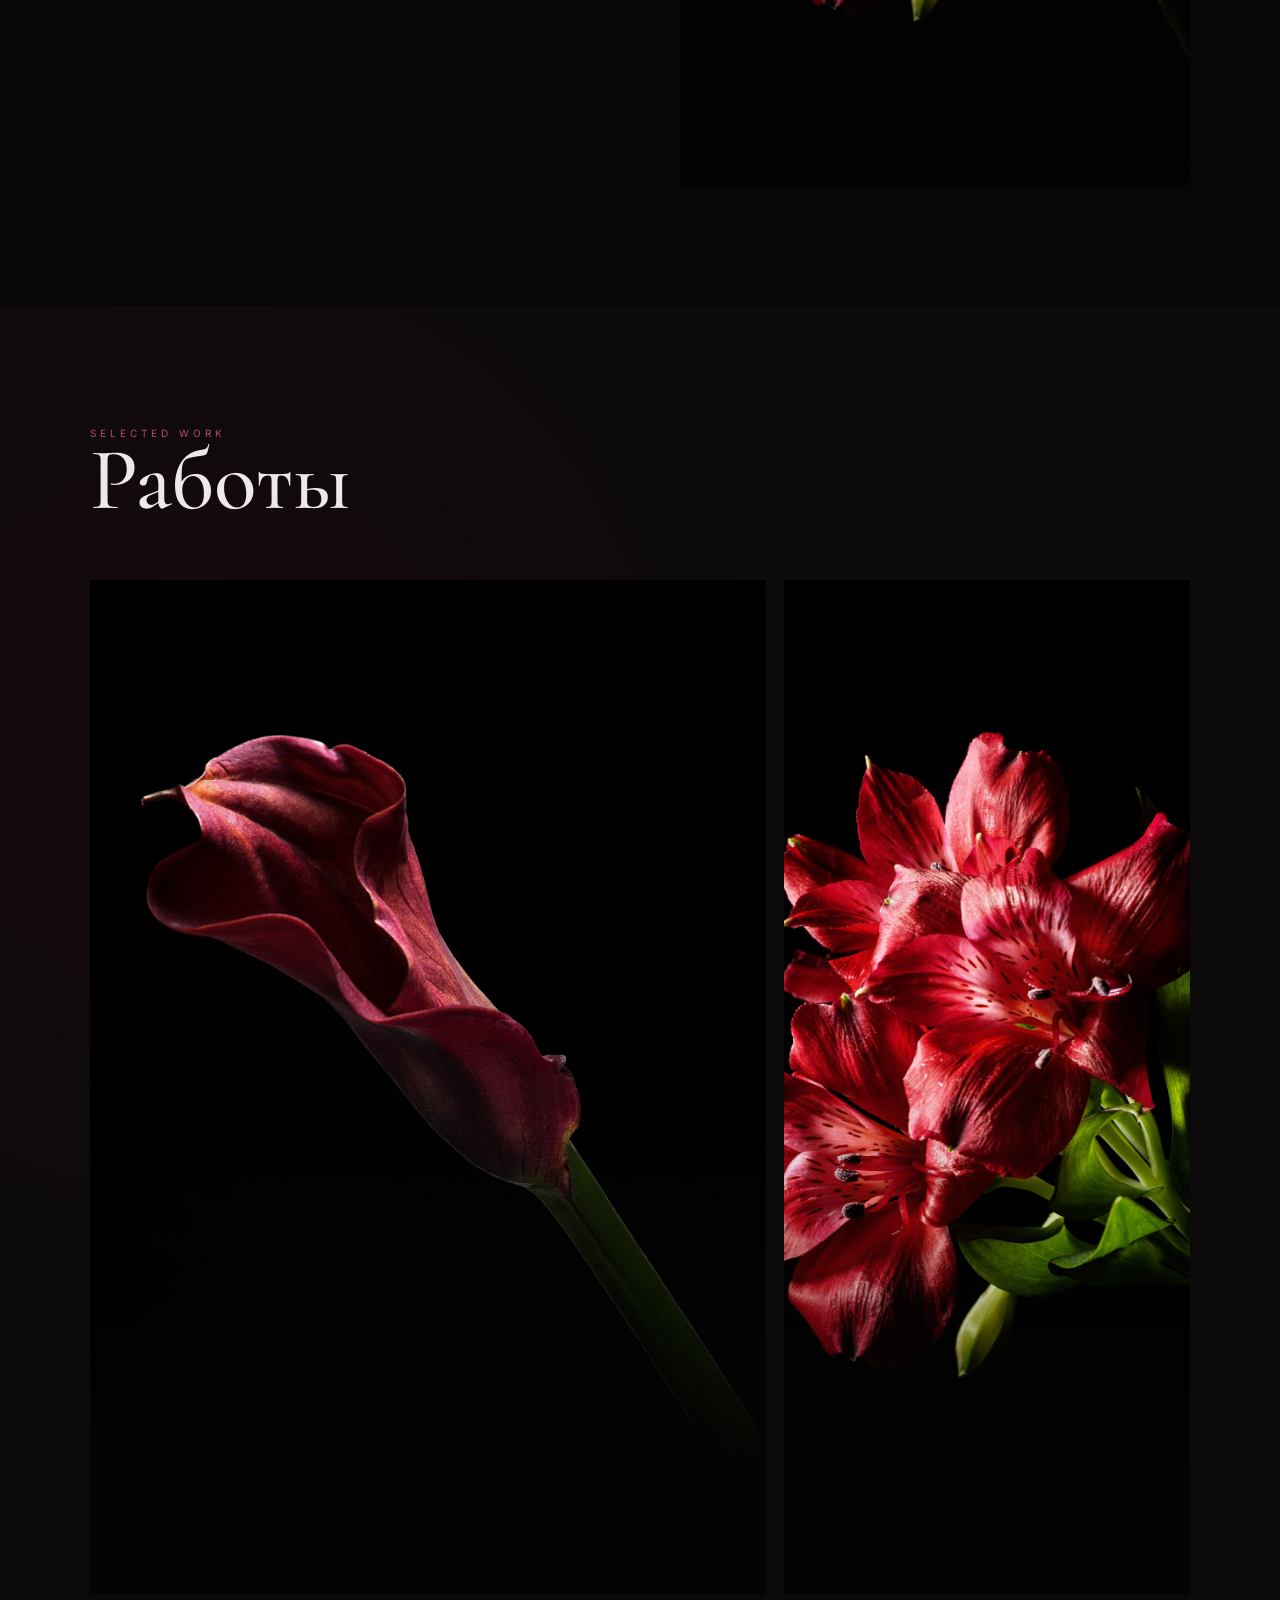
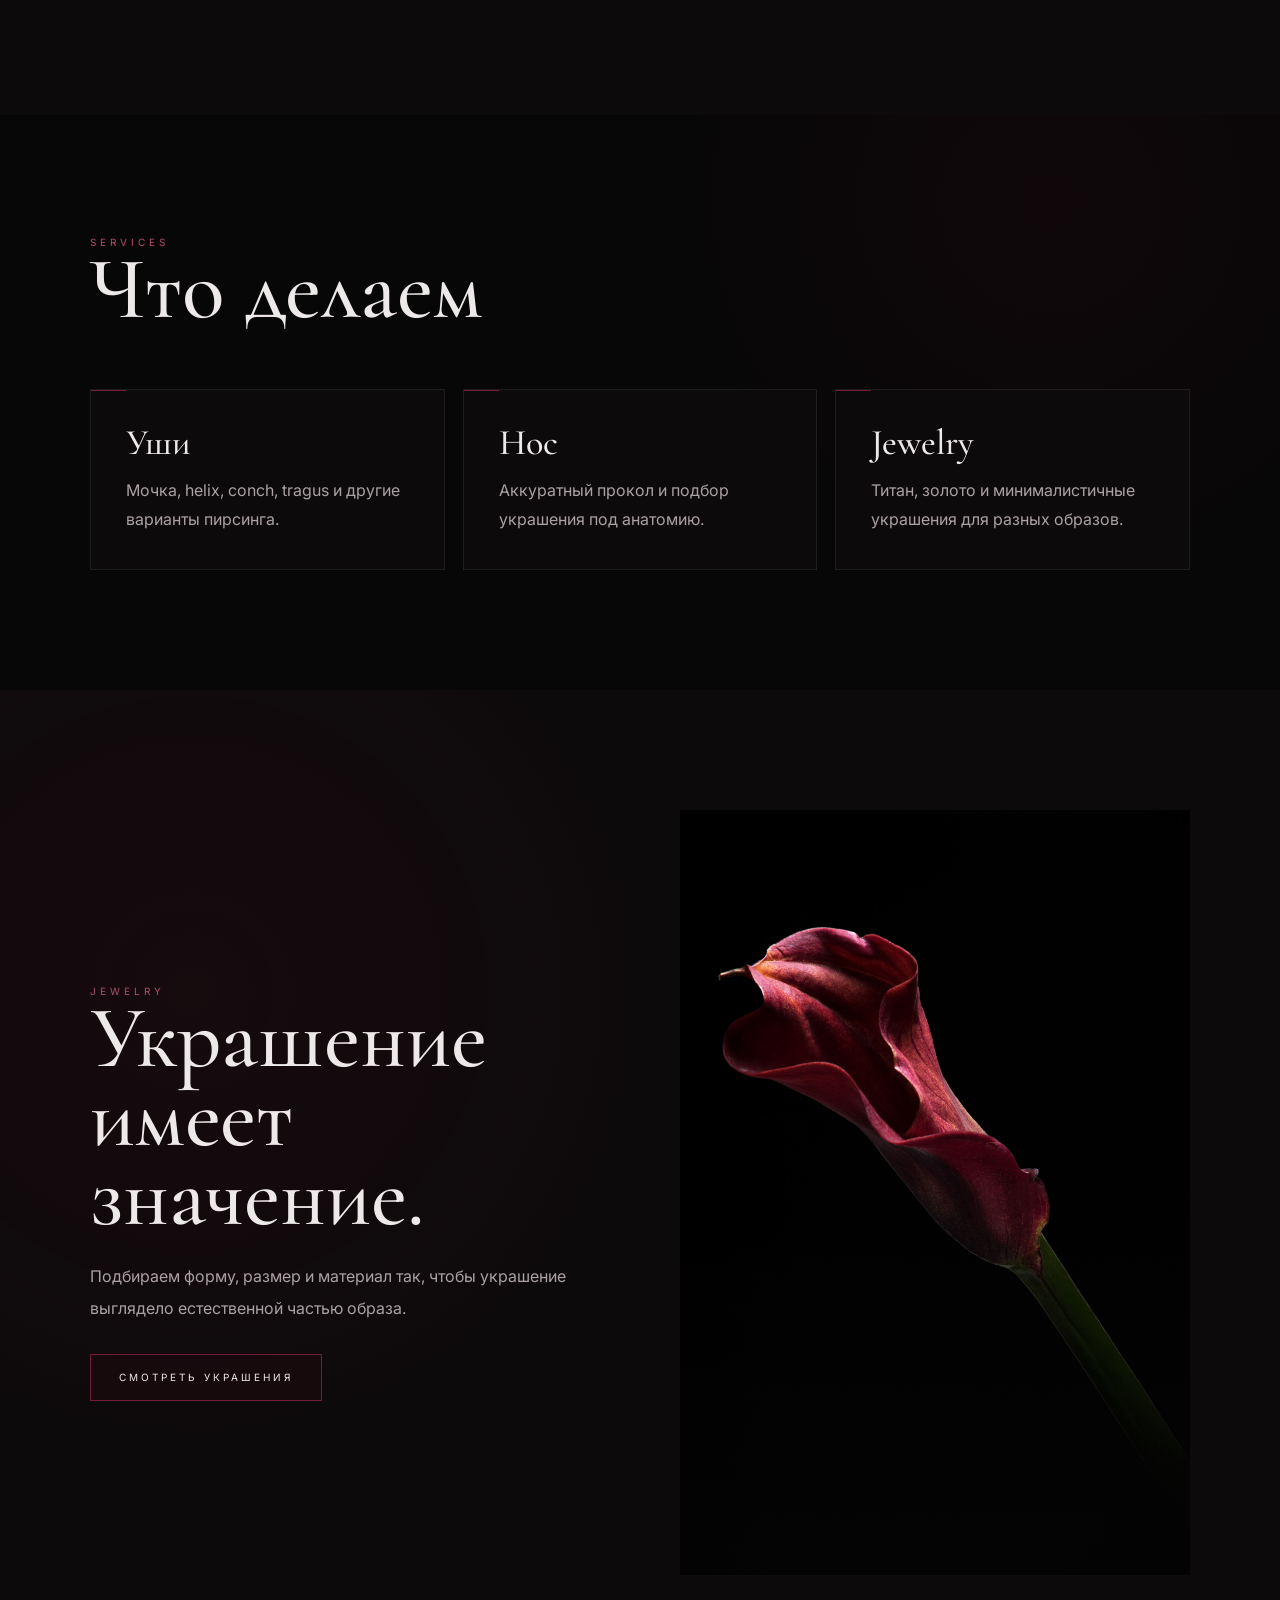
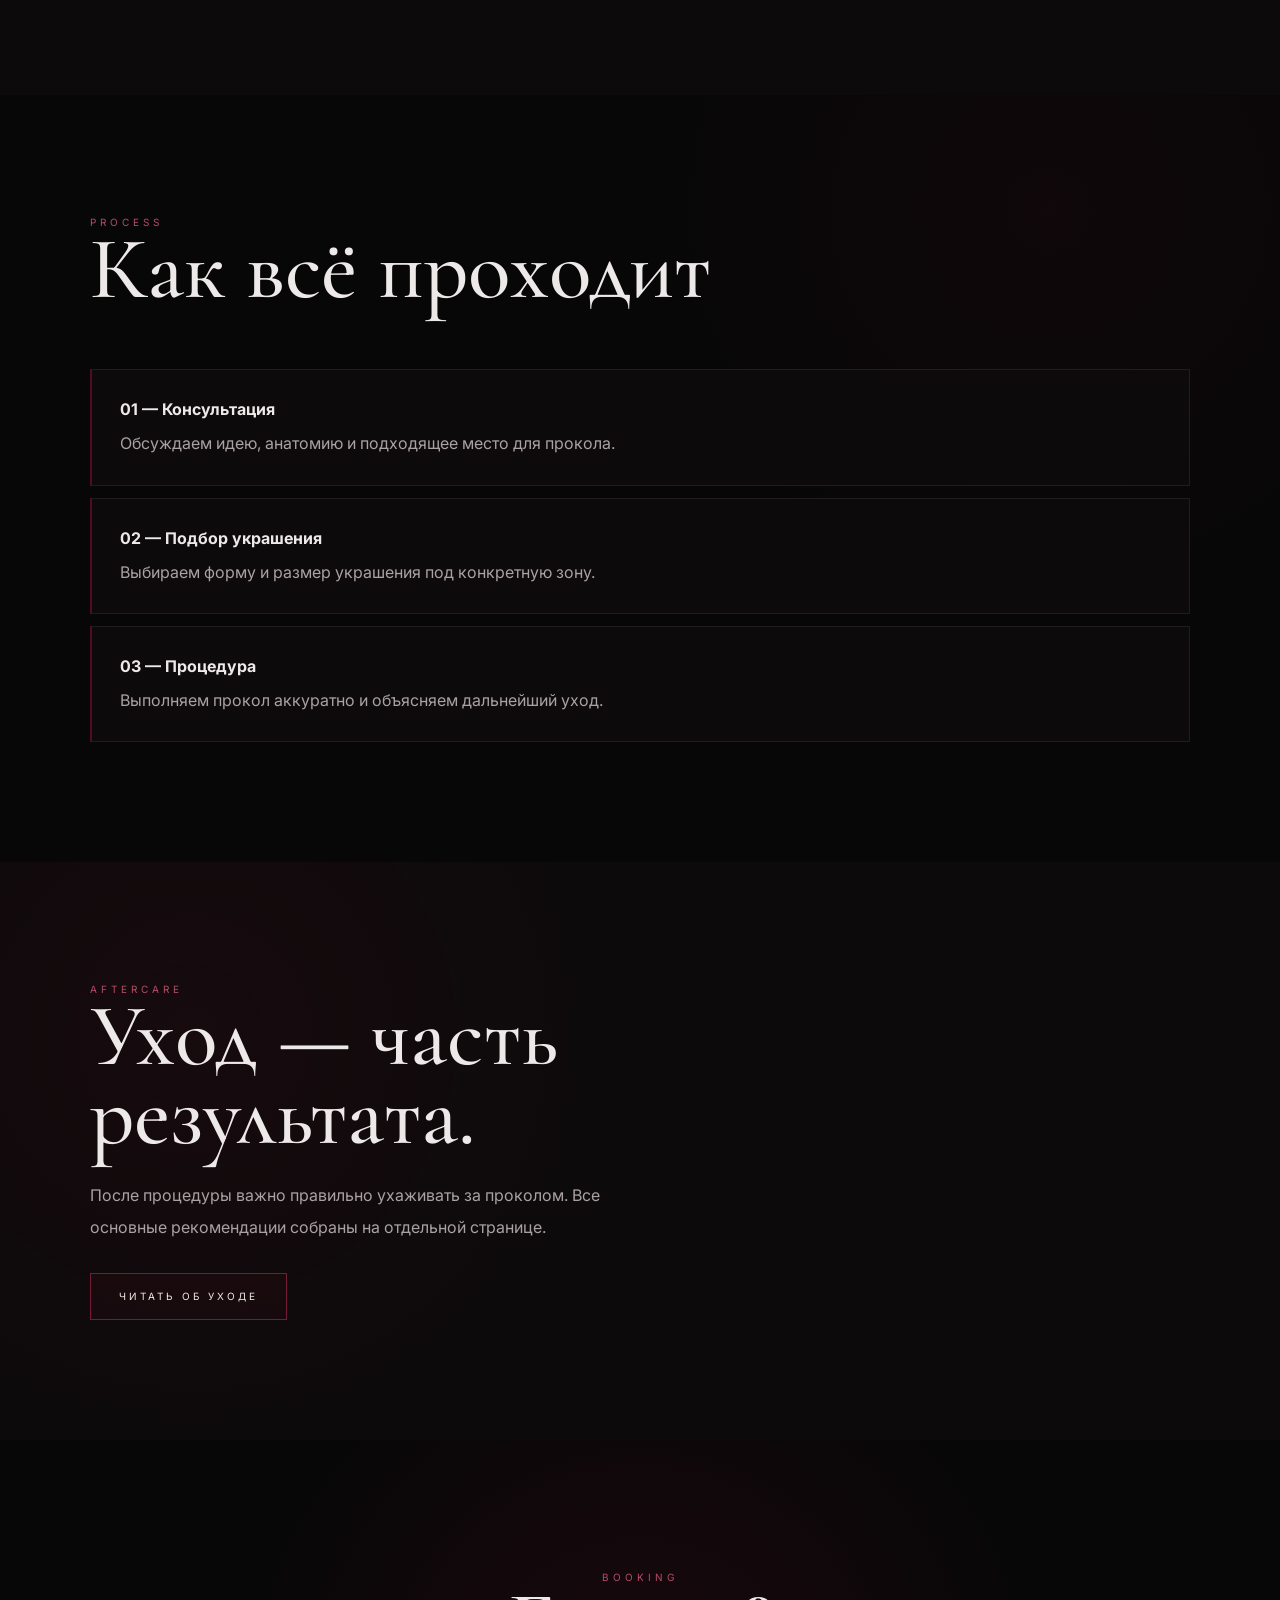
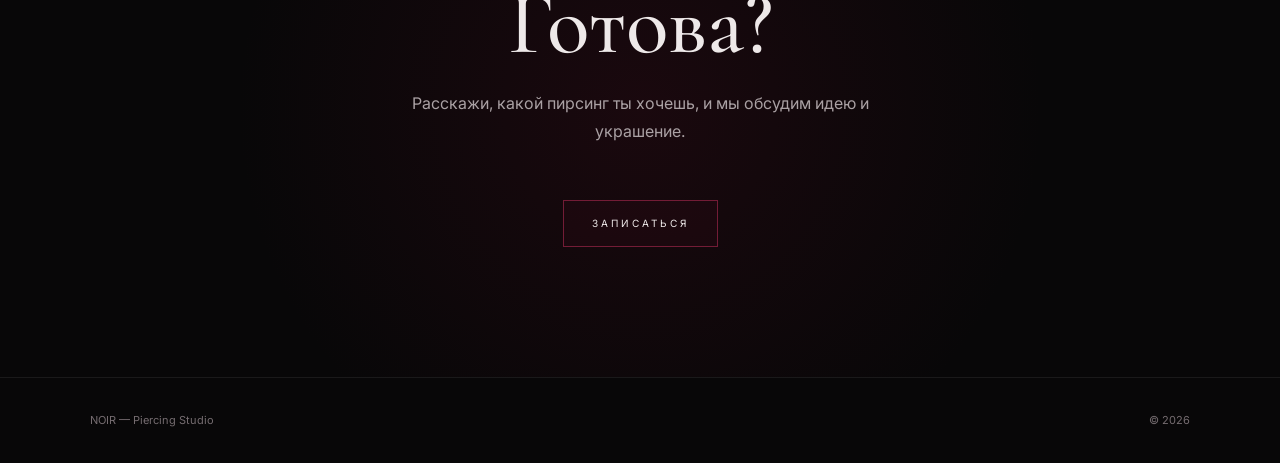
<file: projects/piercing.html>
<!DOCTYPE html>
<html lang="ru">
<head>
<meta charset="UTF-8">
<meta name="viewport" content="width=device-width, initial-scale=1.0">

<title>NOIR — Piercing Studio</title>

<link rel="stylesheet" href="style.css">
</head>

<body>

<header>

    <a class="logo" href="piercing.html">NOIR</a>

    <nav>
        <a class="active" href="piercing.html">Главная</a>
        <a href="services.html">Услуги</a>
        <a href="jewelry.html">Украшения</a>
        <a href="care.html">Уход</a>
        <a href="about.html">О студии</a>
        <a href="booking.html">Запись</a>
    </nav>

    <div class="menu">☰</div>

</header>


<main>


<!-- HERO -->

<section class="hero">

    <div class="hero-content">

        <div class="eyebrow">
            Piercing studio
        </div>

        <h1>NOIR</h1>

        <p>
            Пирсинг как часть твоего образа.
            Аккуратная работа, качественные украшения
            и внимание к деталям.
        </p>

        <a class="button" href="booking.html">
            Записаться
        </a>

    </div>

</section>


<!-- ABOUT -->

<section class="section reveal">

    <div class="info">

        <div>

            <div class="label">
                Philosophy
            </div>

            <h2>
                Не просто
                прокол.
            </h2>

            <p>
                Мы подбираем пирсинг не отдельно от образа,
                а вместе с ним. От первого украшения
                до полностью собранного ear-проекта.
            </p>

            <a class="button" href="about.html">
                О студии
            </a>

        </div>


        <div class="photo">

            <img
                src="images/pexels-shliftik-7367926.jpg"
                alt="Пирсинг и украшение"
            >

        </div>

    </div>

</section>


<!-- WORKS -->

<section class="section dark reveal">

    <div class="label">
        Selected work
    </div>

    <h2>
        Работы
    </h2>

    <div class="photo-grid" style="margin-top:60px;">

        <div class="photo">

            <img
                src="images/pexels-shliftik-7367854.jpg"
                alt="Работа студии"
            >

        </div>

        <div class="photo">

            <img
                src="images/pexels-shliftik-7367926.jpg"
                alt="Пирсинг"
            >

        </div>

    </div>

</section>


<!-- SERVICES -->

<section class="section reveal">

    <div class="label">
        Services
    </div>

    <h2>
        Что делаем
    </h2>


    <div class="grid" style="margin-top:60px;">

        <div class="card">

            <h3>Уши</h3>

            <p>
                Мочка, helix, conch, tragus
                и другие варианты пирсинга.
            </p>

        </div>


        <div class="card">

            <h3>Нос</h3>

            <p>
                Аккуратный прокол и подбор
                украшения под анатомию.
            </p>

        </div>


        <div class="card">

            <h3>Jewelry</h3>

            <p>
                Титан, золото и минималистичные
                украшения для разных образов.
            </p>

        </div>

    </div>

</section>


<!-- JEWELRY -->

<section class="section dark reveal">

    <div class="info">

        <div>

            <div class="label">
                Jewelry
            </div>

            <h2>
                Украшение
                имеет значение.
            </h2>

            <p>
                Подбираем форму, размер и материал
                так, чтобы украшение выглядело
                естественной частью образа.
            </p>

            <a class="button" href="jewelry.html">
                Смотреть украшения
            </a>

        </div>


        <div class="photo">

            <img
                src="images/pexels-shliftik-7367854.jpg"
                alt="Украшение для пирсинга"
            >

        </div>

    </div>

</section>


<!-- PROCESS -->

<section class="section reveal">

    <div class="label">
        Process
    </div>

    <h2>
        Как всё проходит
    </h2>


    <div class="steps" style="margin-top:60px;">

        <div class="step">

            <strong>
                01 — Консультация
            </strong>

            <p>
                Обсуждаем идею, анатомию
                и подходящее место для прокола.
            </p>

        </div>


        <div class="step">

            <strong>
                02 — Подбор украшения
            </strong>

            <p>
                Выбираем форму и размер
                украшения под конкретную зону.
            </p>

        </div>


        <div class="step">

            <strong>
                03 — Процедура
            </strong>

            <p>
                Выполняем прокол аккуратно
                и объясняем дальнейший уход.
            </p>

        </div>

    </div>

</section>


<!-- CARE -->

<section class="section dark reveal">

    <div class="info">

        <div>

            <div class="label">
                Aftercare
            </div>

            <h2>
                Уход —
                часть результата.
            </h2>

            <p>
                После процедуры важно правильно
                ухаживать за проколом. Все основные
                рекомендации собраны на отдельной странице.
            </p>

            <a class="button" href="care.html">
                Читать об уходе
            </a>

        </div>

    </div>

</section>


<!-- CTA -->

<section class="cta reveal">

    <div class="label">
        Booking
    </div>

    <h2>
        Готова?
    </h2>

    <p>
        Расскажи, какой пирсинг ты хочешь,
        и мы обсудим идею и украшение.
    </p>

    <a class="button" href="booking.html">
        Записаться
    </a>

</section>


</main>


<footer>

    <span>
        NOIR — Piercing Studio
    </span>

    <span>
        © 2026
    </span>

</footer>


<script src="script.js"></script>

</body>
</html>
</file>
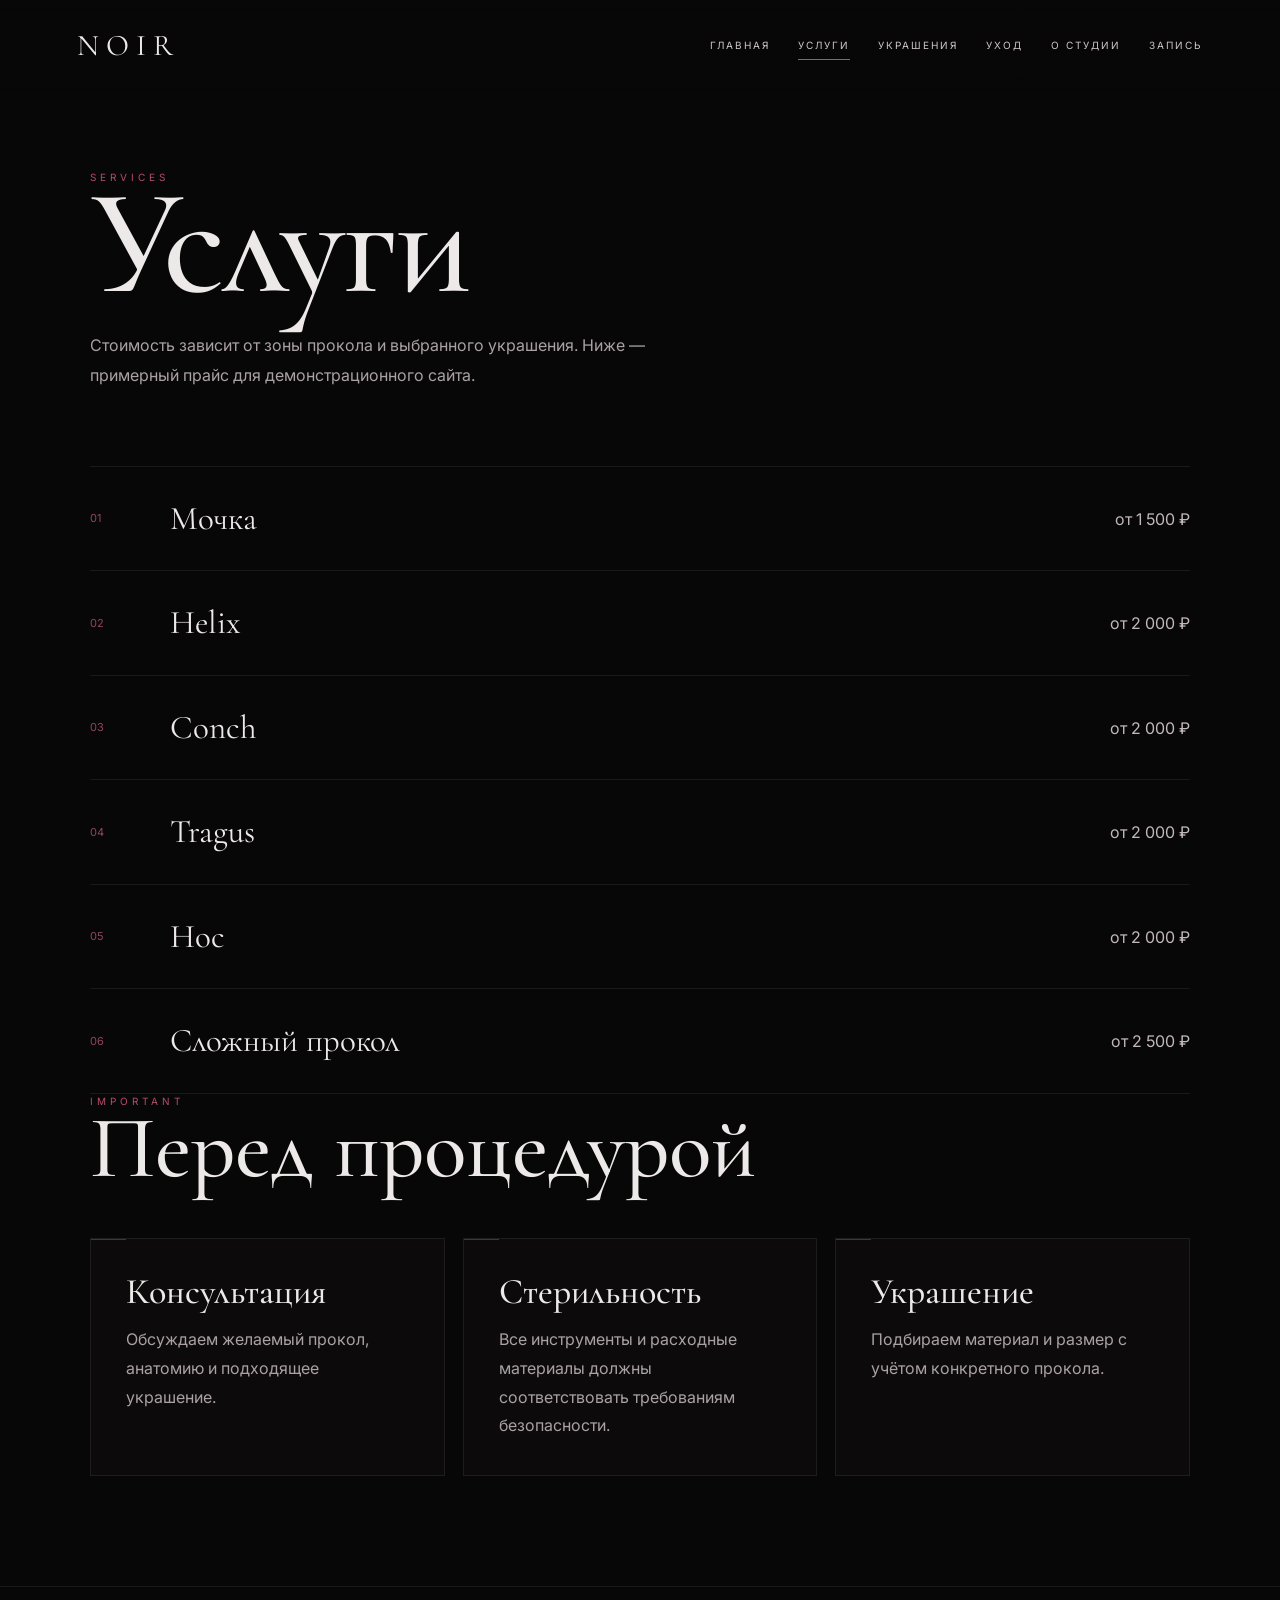
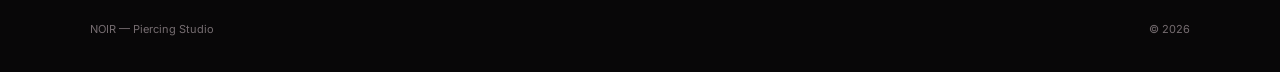
<file: projects/services.html>
<!DOCTYPE html>
<html lang="ru">
<head>
<meta charset="UTF-8">
<meta name="viewport" content="width=device-width,initial-scale=1.0">

<title>Услуги — NOIR</title>

<link rel="stylesheet" href="style.css">
</head>

<body>

<header>
    <a class="logo" href="piercing.html">NOIR</a>

    <nav>
        <a href="piercing.html">Главная</a>
        <a class="active" href="services.html">Услуги</a>
        <a href="jewelry.html">Украшения</a>
        <a href="care.html">Уход</a>
        <a href="about.html">О студии</a>
        <a href="booking.html">Запись</a>
    </nav>

    <div class="menu">☰</div>
</header>

<main class="page">

    <div class="page-head reveal">

        <div class="label">Services</div>

        <h1>Услуги</h1>

        <p>
            Стоимость зависит от зоны прокола
            и выбранного украшения. Ниже —
            примерный прайс для демонстрационного сайта.
        </p>

    </div>

    <div class="price-list reveal">

        <div class="price-row">
            <span class="number">01</span>
            <span class="name">Мочка</span>
            <span class="price">от 1 500 ₽</span>
        </div>

        <div class="price-row">
            <span class="number">02</span>
            <span class="name">Helix</span>
            <span class="price">от 2 000 ₽</span>
        </div>

        <div class="price-row">
            <span class="number">03</span>
            <span class="name">Conch</span>
            <span class="price">от 2 000 ₽</span>
        </div>

        <div class="price-row">
            <span class="number">04</span>
            <span class="name">Tragus</span>
            <span class="price">от 2 000 ₽</span>
        </div>

        <div class="price-row">
            <span class="number">05</span>
            <span class="name">Нос</span>
            <span class="price">от 2 000 ₽</span>
        </div>

        <div class="price-row">
            <span class="number">06</span>
            <span class="name">Сложный прокол</span>
            <span class="price">от 2 500 ₽</span>
        </div>

    </div>

    <section style="padding-left:0;padding-right:0" class="reveal">

        <div class="label">Important</div>

        <h2>Перед процедурой</h2>

        <div class="grid" style="margin-top:50px">

            <div class="card">
                <h3>Консультация</h3>
                <p>
                    Обсуждаем желаемый прокол,
                    анатомию и подходящее украшение.
                </p>
            </div>

            <div class="card">
                <h3>Стерильность</h3>
                <p>
                    Все инструменты и расходные материалы
                    должны соответствовать требованиям
                    безопасности.
                </p>
            </div>

            <div class="card">
                <h3>Украшение</h3>
                <p>
                    Подбираем материал и размер
                    с учётом конкретного прокола.
                </p>
            </div>

        </div>

    </section>

</main>

<footer>
    <span>NOIR — Piercing Studio</span>
    <span>© 2026</span>
</footer>

<script src="script.js"></script>

</body>
</html>
</file>
<file: projects/style.css>
@import url('https://fonts.googleapis.com/css2?family=Cormorant+Garamond:wght@400;500;600;700&family=Inter:wght@300;400;500;600&display=swap');

:root{
    --black:#080708;
    --surface:#0d0a0b;
    --surface-2:#110c0e;

    --wine:#300814;
    --burgundy:#500d20;
    --burgundy-light:#731c36;

    --text:#eee9e9;
    --muted:#aaa1a4;
    --muted-dark:#756c70;

    --line:rgba(255,255,255,.075);
    --line-hover:rgba(180,75,103,.35);
}

*{
    box-sizing:border-box;
    margin:0;
    padding:0;
}

html{
    scroll-behavior:smooth;
    background:var(--black);
}

body{
    background:var(--black);
    color:var(--text);
    font-family:"Inter",sans-serif;
    overflow-x:hidden;
    line-height:1.5;
}

a{
    color:inherit;
    text-decoration:none;
}

img{
    display:block;
    max-width:100%;
}

h1,h2,h3{
    font-family:"Cormorant Garamond",serif;
    font-weight:500;
}

h1{
    font-size:clamp(76px,12vw,150px);
    line-height:.78;
    letter-spacing:-3px;
}

h2{
    font-size:clamp(50px,7vw,88px);
    line-height:.9;
}

h3{
    font-size:36px;
    line-height:1;
}

.eyebrow,
.label{
    color:#b44d68;
    font-size:10px;
    letter-spacing:4px;
    text-transform:uppercase;
}


/* =========================
   HEADER
========================= */

header{
    position:fixed;
    top:0;
    left:0;
    width:100%;
    z-index:1000;

    padding:23px 6%;

    display:flex;
    align-items:center;
    justify-content:space-between;

    background:linear-gradient(
        to bottom,
        rgba(8,7,8,.96),
        rgba(8,7,8,.68),
        transparent
    );

    transition:.35s ease;
}

header.scrolled{
    background:rgba(8,7,8,.94);
    backdrop-filter:blur(16px);
    border-bottom:1px solid var(--line);
}

.logo{
    font-family:"Cormorant Garamond",serif;
    font-size:30px;
    letter-spacing:7px;
}

nav{
    display:flex;
    align-items:center;
    gap:28px;
}

nav a{
    position:relative;

    color:#cfc7c9;

    font-size:10px;
    letter-spacing:2px;
    text-transform:uppercase;

    transition:.3s ease;
}

nav a:hover{
    color:#fff;
}

nav a::after{
    content:"";

    position:absolute;
    left:0;
    bottom:-7px;

    width:0;
    height:1px;

    background:#b44d68;

    transition:.3s ease;
}

nav a:hover::after,
nav a.active::after{
    width:100%;
}

.menu{
    display:none;
    font-size:24px;
    cursor:pointer;
}


/* =========================
   HERO
========================= */

.hero{
    position:relative;

    min-height:100svh;

    padding:0 7% 9%;

    display:flex;
    align-items:flex-end;

    overflow:hidden;

    background:var(--black);
}

.hero::before{
    content:"";

    position:absolute;
    inset:-5%;

    background:
        linear-gradient(
            90deg,
            rgba(8,7,8,.97) 0%,
            rgba(8,7,8,.78) 37%,
            rgba(8,7,8,.34) 72%,
            rgba(8,7,8,.52) 100%
        ),
        linear-gradient(
            to top,
            rgba(8,7,8,1) 0%,
            rgba(8,7,8,.05) 58%
        ),
        url("images/pexels-shliftik-7367854.jpg")
        center/cover no-repeat;

    transform:scale(1.04);

    animation:heroZoom 18s ease-in-out infinite alternate;
}

.hero::after{
    content:"";

    position:absolute;
    inset:0;

    pointer-events:none;

    background:
        radial-gradient(
            circle at 78% 35%,
            rgba(80,13,32,.18),
            transparent 32%
        );
}

.hero-content{
    position:relative;
    z-index:2;

    width:100%;
    max-width:720px;

    padding-bottom:15px;

    animation:rise 1s ease both;
}

.hero p{
    max-width:510px;

    margin-top:32px;

    color:#b8afb2;

    line-height:1.9;
}

.button{
    display:inline-flex;
    align-items:center;
    justify-content:center;

    margin-top:30px;
    padding:15px 28px;

    border:1px solid var(--burgundy-light);

    background:rgba(48,8,20,.25);

    font-size:10px;
    letter-spacing:3px;
    text-transform:uppercase;

    transition:.35s ease;
}

.button:hover{
    background:var(--burgundy);
    transform:translateY(-3px);
}


/* =========================
   FLOWERS
========================= */

.flower{
    position:absolute;
    z-index:1;

    pointer-events:none;

    opacity:.32;

    filter:
        brightness(.55)
        saturate(.72)
        contrast(1.05);

    mix-blend-mode:screen;

    transition:opacity .5s ease;
}


/* =========================
   SECTIONS
========================= */

.section{
    position:relative;

    padding:120px 7%;

    background:var(--black);

    overflow:hidden;
}

.section:nth-child(even){
    background:
        radial-gradient(
            circle at 82% 15%,
            rgba(80,13,32,.10),
            transparent 32%
        ),
        var(--black);
}

.dark{
    background:
        radial-gradient(
            circle at 15% 30%,
            rgba(80,13,32,.14),
            transparent 35%
        ),
        var(--surface);
}

.page{
    min-height:100vh;

    padding:170px 7% 110px;

    background:var(--black);
}

.page-head{
    max-width:850px;
    margin-bottom:75px;
}

.page-head p{
    max-width:600px;

    margin-top:28px;

    color:var(--muted);

    line-height:1.9;
}


/* =========================
   CARDS
========================= */

.grid{
    display:grid;
    grid-template-columns:repeat(3,1fr);
    gap:18px;
}

.card{
    position:relative;

    padding:35px;

    background:var(--surface);

    border:1px solid var(--line);

    transition:.4s ease;
}

.card::before{
    content:"";

    position:absolute;
    top:0;
    left:0;

    width:35px;
    height:1px;

    background:var(--burgundy-light);
}

.card:hover{
    transform:translateY(-6px);

    background:var(--surface-2);

    border-color:var(--line-hover);
}

.card h3{
    margin-bottom:15px;
}

.card p{
    color:var(--muted);
    line-height:1.8;
}


/* =========================
   PRICE LIST
========================= */

.price-list{
    border-top:1px solid var(--line);
}

.price-row{
    display:grid;
    grid-template-columns:60px 1fr auto;

    gap:20px;

    align-items:center;

    padding:27px 0;

    border-bottom:1px solid var(--line);

    transition:.35s ease;
}

.price-row:hover{
    padding-left:10px;

    background:
        linear-gradient(
            90deg,
            rgba(80,13,32,.13),
            transparent
        );
}

.number{
    color:#91445b;
    font-size:11px;
}

.name{
    font-family:"Cormorant Garamond",serif;
    font-size:33px;
}

.price{
    color:#c2b8ba;
}


/* =========================
   PHOTOS
========================= */

.photo-grid{
    display:grid;
    grid-template-columns:1.25fr .75fr;
    gap:18px;
}

.photo{
    position:relative;

    min-height:440px;

    overflow:hidden;

    background:var(--surface);
}

.photo::after{
    content:"";

    position:absolute;
    inset:0;

    pointer-events:none;

    background:
        linear-gradient(
            to bottom,
            transparent 48%,
            rgba(8,7,8,.45)
        );
}

.photo img{
    width:100%;
    height:100%;

    object-fit:cover;

    transform:scale(1.025);

    transition:1s ease;
}

.photo:hover img{
    transform:scale(1.07);
}


/* =========================
   INFO
========================= */

.info{
    display:grid;
    grid-template-columns:1fr 1fr;

    gap:80px;

    align-items:center;
}

.info p{
    margin-top:24px;

    color:var(--muted);

    line-height:2;
}


/* =========================
   STEPS
========================= */

.steps{
    display:grid;
    gap:12px;
}

.step{
    padding:27px 28px;

    background:var(--surface);

    border:1px solid var(--line);
    border-left:2px solid var(--burgundy);

    transition:.35s ease;
}

.step:hover{
    background:var(--surface-2);
    border-left-color:var(--burgundy-light);
}

.step strong{
    display:block;
    margin-bottom:9px;
}

.step p{
    color:var(--muted);
    line-height:1.7;
}


/* =========================
   FAQ
========================= */

.faq{
    max-width:850px;
}

details{
    padding:25px 0;

    border-bottom:1px solid var(--line);
}

summary{
    cursor:pointer;

    font-family:"Cormorant Garamond",serif;
    font-size:27px;

    transition:.3s ease;
}

summary:hover{
    color:#c56a82;
}

details p{
    padding-top:17px;

    color:var(--muted);

    line-height:1.8;
}


/* =========================
   FORM
========================= */

.form{
    width:100%;
    max-width:700px;
}

.field{
    margin-bottom:21px;
}

.field label{
    display:block;

    margin-bottom:8px;

    color:#bdb3b5;

    font-size:10px;
    letter-spacing:1px;
}

.field input,
.field select,
.field textarea{
    width:100%;

    padding:16px 17px;

    background:var(--surface);

    color:#fff;

    border:1px solid var(--line);

    outline:none;

    border-radius:0;

    transition:.3s ease;
}

.field input:focus,
.field select:focus,
.field textarea:focus{
    background:var(--surface-2);
    border-color:var(--burgundy-light);
}

.field textarea{
    min-height:150px;
    resize:vertical;
}

.notice{
    margin-top:23px;
    padding:18px 20px;

    background:
        linear-gradient(
            90deg,
            rgba(80,13,32,.20),
            rgba(17,12,14,.7)
        );

    border-left:2px solid var(--burgundy-light);

    color:var(--muted);

    line-height:1.7;

    font-size:13px;
}


/* =========================
   CTA
========================= */

.cta{
    position:relative;

    padding:130px 7%;

    text-align:center;

    overflow:hidden;

    background:
        radial-gradient(
            circle at center,
            rgba(80,13,32,.25),
            transparent 58%
        ),
        var(--black);
}

.cta p{
    max-width:500px;

    margin:24px auto;

    color:var(--muted);

    line-height:1.8;
}


/* =========================
   FOOTER
========================= */

footer{
    padding:34px 7%;

    display:flex;
    justify-content:space-between;
    gap:20px;

    background:var(--black);

    border-top:1px solid var(--line);

    color:var(--muted-dark);

    font-size:11px;
}


/* =========================
   ANIMATIONS
========================= */

.reveal{
    opacity:0;
    transform:translateY(35px);

    transition:
        opacity .8s ease,
        transform .8s ease;
}

.reveal.visible{
    opacity:1;
    transform:none;
}

@keyframes rise{
    from{
        opacity:0;
        transform:translateY(30px);
    }

    to{
        opacity:1;
        transform:none;
    }
}

@keyframes heroZoom{
    from{
        transform:scale(1.04);
    }

    to{
        transform:scale(1.09);
    }
}


/* =========================
   TABLET
========================= */

@media(max-width:1000px){

    nav{
        gap:18px;
    }

    nav a{
        font-size:9px;
    }

    .grid{
        grid-template-columns:repeat(2,1fr);
    }

    .info{
        gap:45px;
    }
}


/* =========================
   MOBILE
========================= */

@media(max-width:800px){

    header{
        padding:18px 22px;
    }

    .logo{
        font-size:27px;
        letter-spacing:5px;
    }

    nav{
        display:none;

        position:absolute;
        top:68px;
        left:0;

        width:100%;

        padding:24px 22px 28px;

        flex-direction:column;
        align-items:flex-start;

        gap:21px;

        background:rgba(8,7,8,.98);

        border-bottom:1px solid var(--line);
    }

    nav.open{
        display:flex;
    }

    nav a{
        font-size:10px;
    }

    .menu{
        display:block;
    }

    .hero{
        min-height:100svh;

        padding:0 24px 65px;
    }

    .hero::before{
        background:
            linear-gradient(
                90deg,
                rgba(8,7,8,.91),
                rgba(8,7,8,.55)
            ),
            linear-gradient(
                to top,
                rgba(8,7,8,1),
                transparent 60%
            ),
            url("images/pexels-shliftik-7367854.jpg")
            center/cover no-repeat;
    }

    h1{
        font-size:clamp(70px,23vw,105px);
        letter-spacing:-2px;
    }

    h2{
        font-size:clamp(49px,16vw,74px);
    }

    .hero p{
        max-width:390px;

        margin-top:27px;

        font-size:14px;
        line-height:1.8;
    }

    .button{
        width:100%;
        max-width:300px;
    }

    .page,
    .section{
        padding:90px 24px;
    }

    .page{
        padding-top:130px;
    }

    .page-head{
        margin-bottom:55px;
    }

    .grid{
        grid-template-columns:1fr;
        gap:12px;
    }

    .card{
        padding:28px;
    }

    .price-row{
        grid-template-columns:32px 1fr;
        gap:10px;
        padding:23px 0;
    }

    .name{
        font-size:29px;
    }

    .price{
        grid-column:2;
    }

    .photo-grid{
        grid-template-columns:1fr;
        gap:12px;
    }

    .photo{
        min-height:340px;
    }

    .info{
        grid-template-columns:1fr;
        gap:45px;
    }

    .step{
        padding:23px;
    }

    summary{
        font-size:24px;
    }

    .cta{
        padding:100px 24px;
    }

    footer{
        padding:30px 24px;

        flex-direction:column;
        gap:12px;
    }

    .flower{
        opacity:.23;
        transform:scale(.75);
    }
}


/* =========================
   SMALL PHONES
========================= */

@media(max-width:430px){

    .hero{
        padding-left:20px;
        padding-right:20px;
    }

    .page,
    .section{
        padding-left:20px;
        padding-right:20px;
    }

    h1{
        font-size:76px;
    }

    h2{
        font-size:51px;
    }

    .hero p{
        font-size:13px;
    }

    .photo{
        min-height:300px;
    }

    .button{
        max-width:none;
    }
}
</file>
